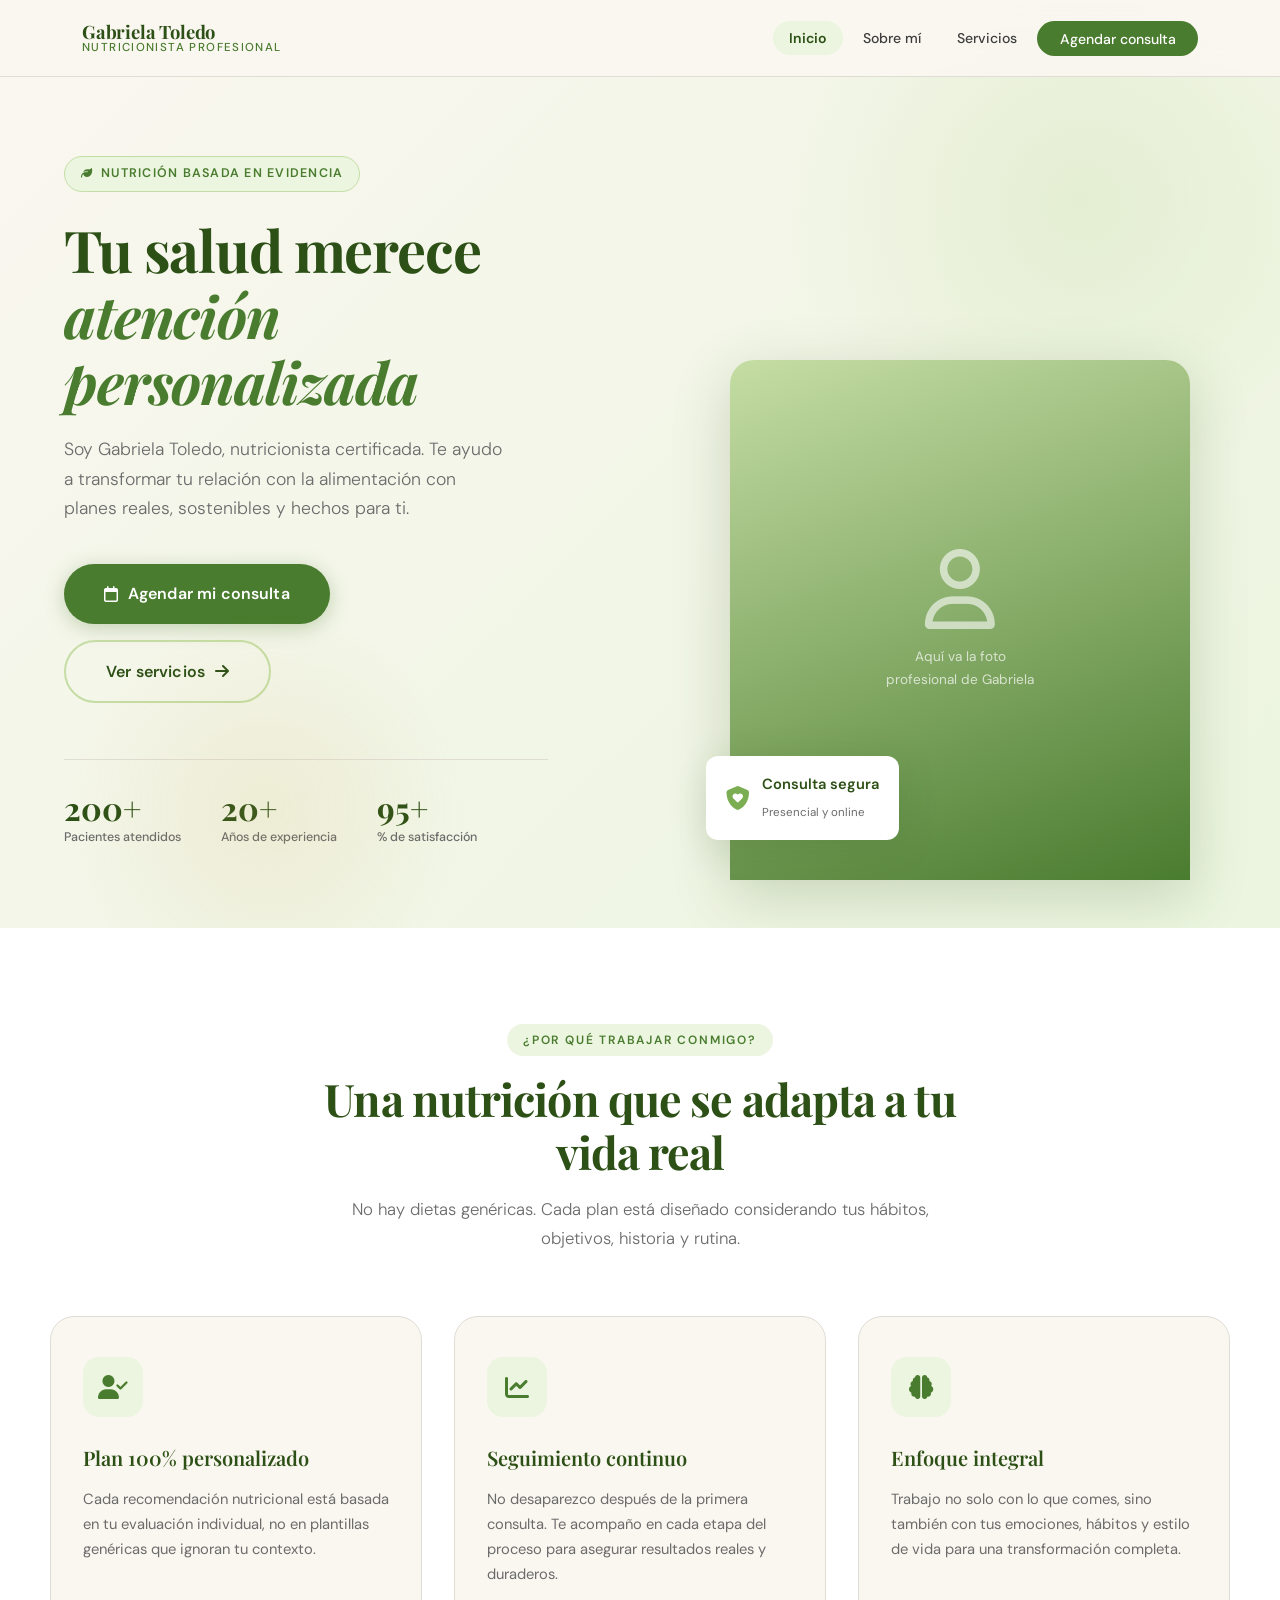
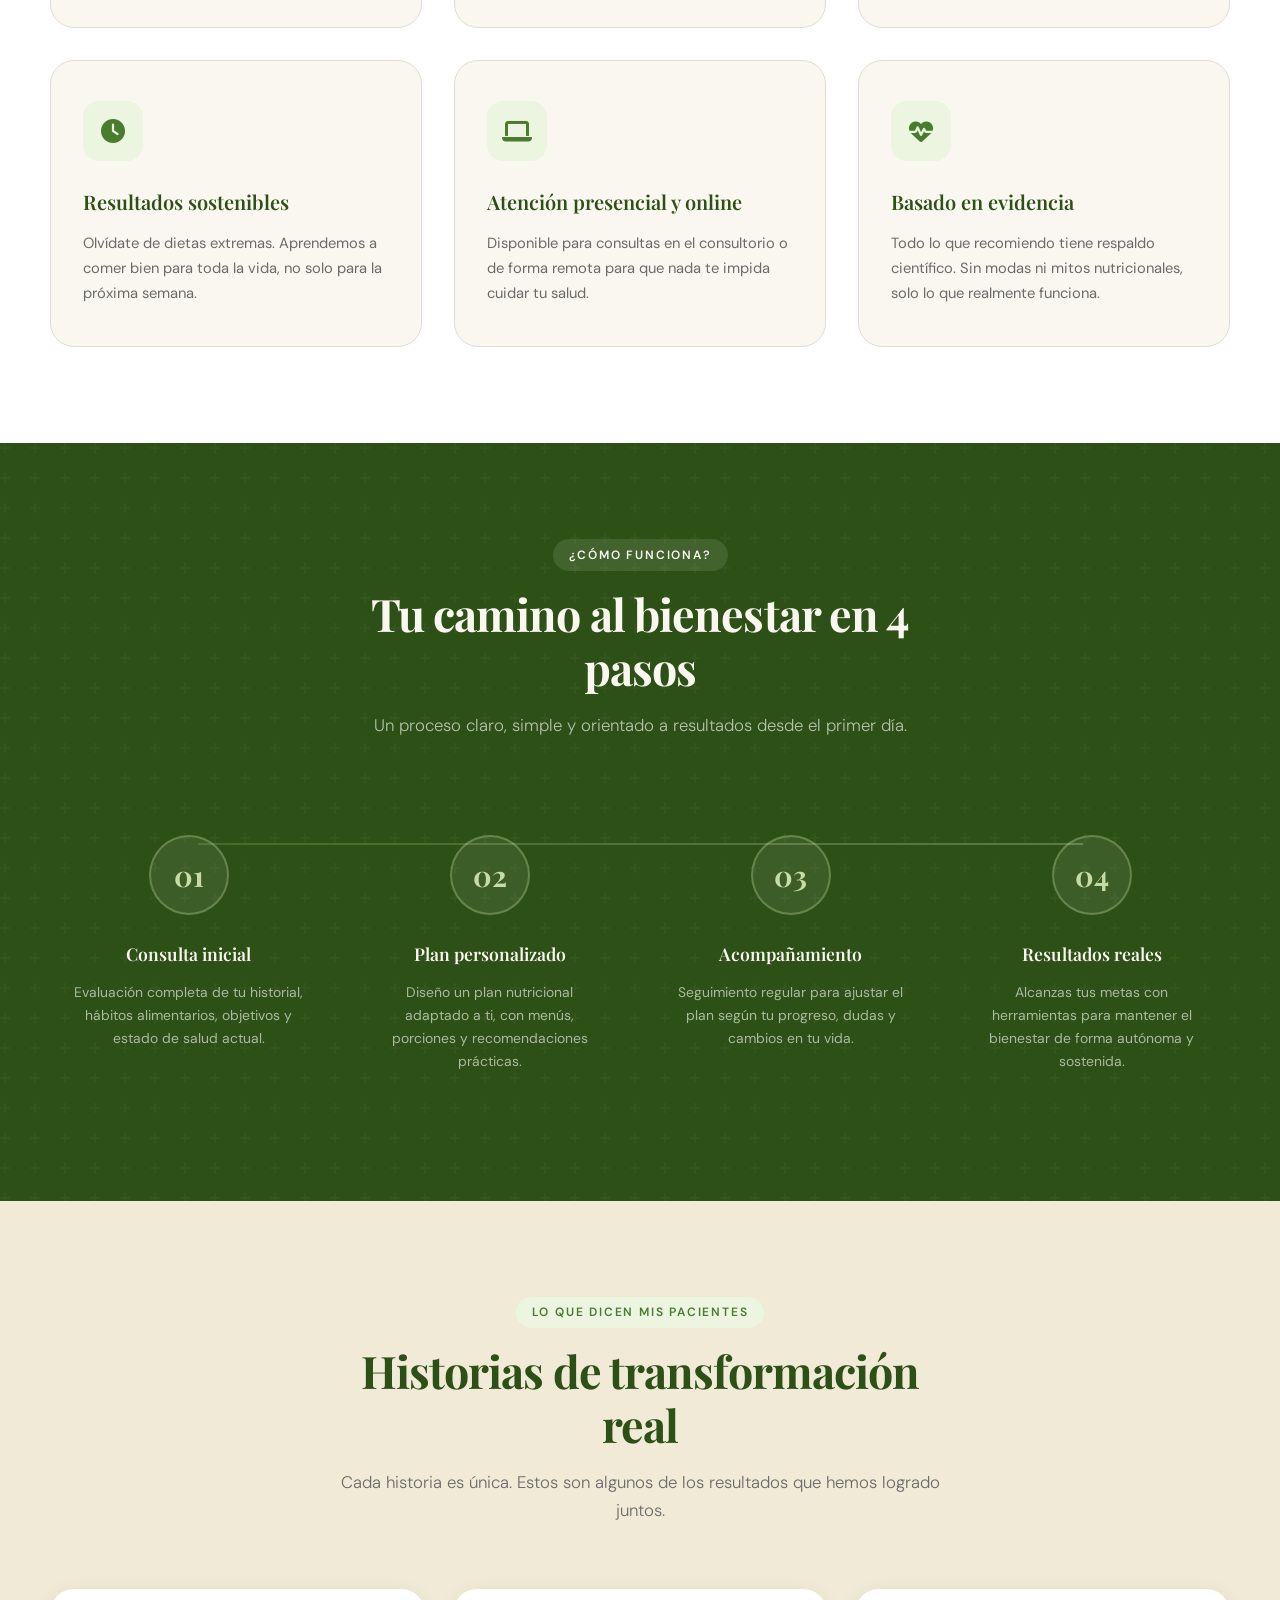
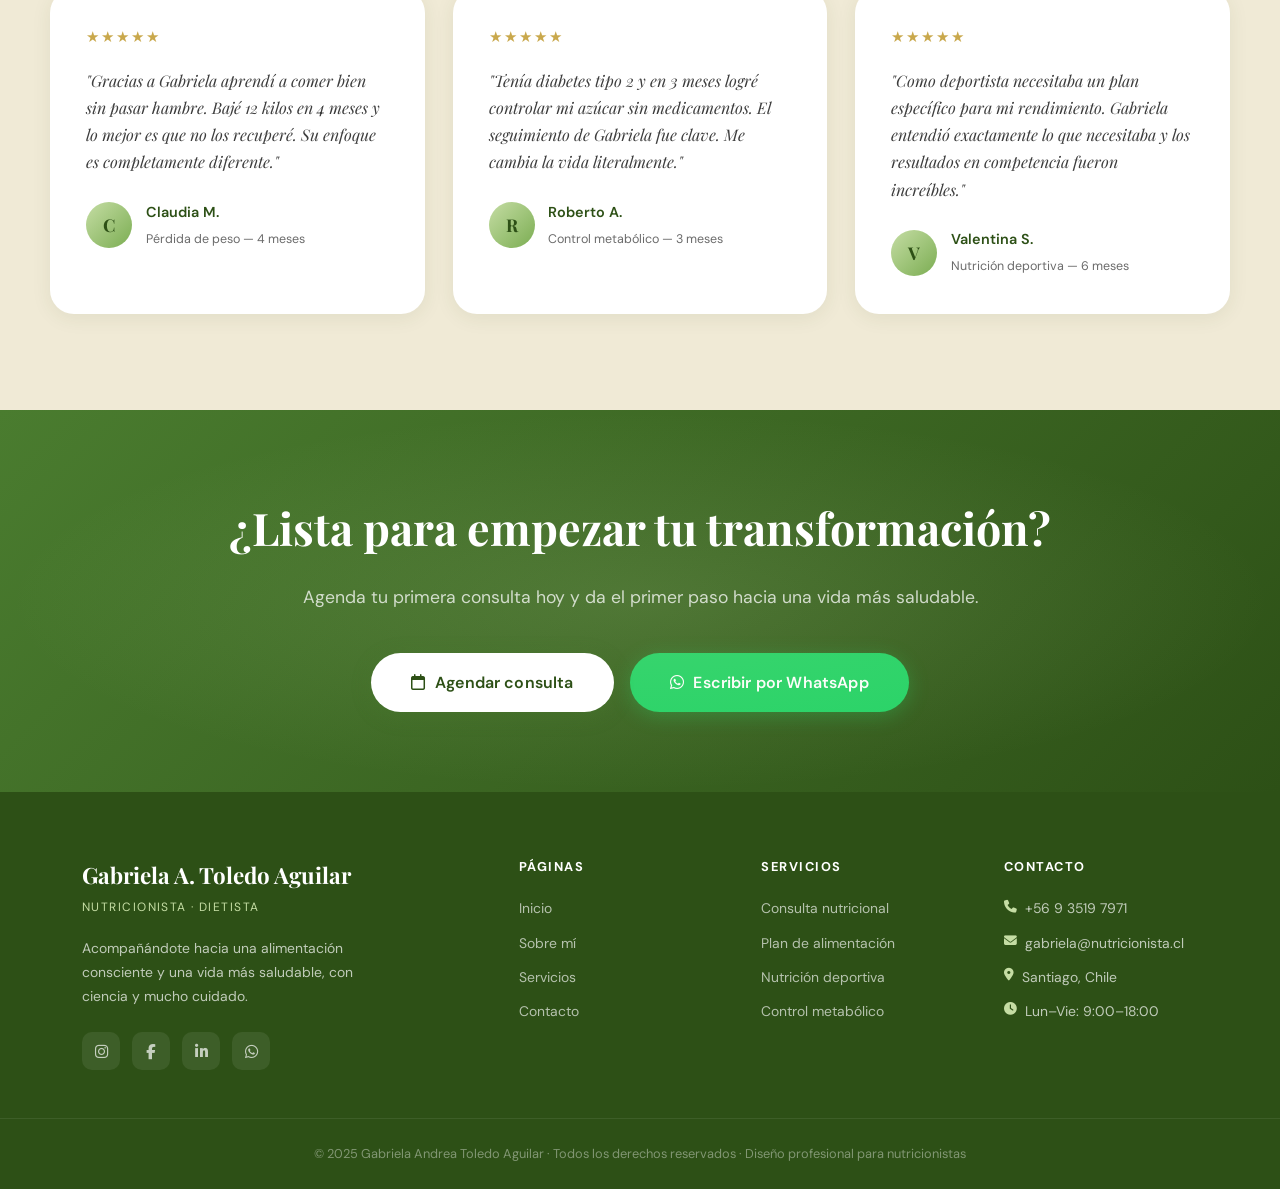
<file: index.html>
<!DOCTYPE html>
<html lang="es">
<head>
  <meta charset="UTF-8" />
  <meta name="viewport" content="width=device-width, initial-scale=1.0" />
  <meta name="description" content="Gabriela Toledo Aguilar, Nutricionista profesional. Planes nutricionales personalizados para mejorar tu salud y alcanzar tus metas de bienestar." />
  <title>Gabriela Toledo · Nutricionista Profesional</title>

  <!-- Fuentes -->
  <link rel="preconnect" href="https://fonts.googleapis.com" />
  <link rel="preconnect" href="https://fonts.gstatic.com" crossorigin />
  <link href="https://fonts.googleapis.com/css2?family=Playfair+Display:ital,wght@0,400;0,600;0,700;1,400&family=DM+Sans:wght@300;400;500;600&display=swap" rel="stylesheet" />

  <!-- Iconos -->
  <link rel="stylesheet" href="https://cdnjs.cloudflare.com/ajax/libs/font-awesome/6.5.0/css/all.min.css" />

  <!-- Estilos -->
  <link rel="stylesheet" href="css/estilos.css" />
</head>
<body>

  <!-- ===== NAVBAR ===== -->
  <nav class="navbar" role="navigation" aria-label="Navegación principal">
    <div class="nav-inner">
      <a href="index.html" class="nav-logo">
        <span class="nombre">Gabriela Toledo</span>
        <span class="titulo">Nutricionista Profesional</span>
      </a>

      <ul class="nav-links" role="list">
        <li><a href="index.html" class="activo">Inicio</a></li>
        <li><a href="sobre.html">Sobre mí</a></li>
        <li><a href="servicios.html">Servicios</a></li>
        <li><a href="contacto.html" class="nav-cta">Agendar consulta</a></li>
      </ul>

      <button class="nav-toggle" aria-label="Abrir menú" aria-expanded="false">
        <span></span>
        <span></span>
        <span></span>
      </button>
    </div>
  </nav>
  <!-- ===== OVERLAY MENÚ MÓVIL ===== -->
  <div class="nav-overlay" role="dialog" aria-modal="true" aria-label="Menú de navegación">
    <div class="overlay-panel">
      <div class="overlay-header">
        <div class="overlay-logo">
          <span class="nombre">Gabriela Toledo</span>
          <span class="titulo">Nutricionista Profesional</span>
        </div>
        <button class="nav-close" aria-label="Cerrar menú">
          <i class="fa-solid fa-xmark"></i>
        </button>
      </div>

      <nav class="overlay-links">
        <a href="index.html"><i class="fa-solid fa-house"></i> Inicio</a>
        <a href="sobre.html"><i class="fa-solid fa-user"></i> Sobre mí</a>
        <a href="servicios.html"><i class="fa-solid fa-leaf"></i> Servicios</a>
        <a href="contacto.html" class="overlay-cta"><i class="fa-regular fa-calendar"></i> Agendar consulta</a>
      </nav>

      <div class="overlay-footer">
        <div class="overlay-contacto">
          <a href="tel:+56935197971"><i class="fa-solid fa-phone"></i> +56 9 3519 7971</a>
          <a href="https://www.instagram.com/nutrigaby.cl?igsh=b2NwOWpkZ2J2ZXc2" target="_blank" rel="noopener"><i class="fa-brands fa-instagram"></i> @nutrigaby.cl</a>
          <a href="https://wa.me/56935197971" target="_blank" rel="noopener"><i class="fa-brands fa-whatsapp"></i> Escribir por WhatsApp</a>
        </div>
      </div>
    </div>
  </div>


  <!-- ===== HERO ===== -->
  <section class="hero" aria-label="Sección principal">

    <!-- Texto hero -->
    <div class="hero-texto">
      <div class="hero-etiqueta">
        <i class="fa-solid fa-leaf"></i>
        Nutrición basada en evidencia
      </div>

      <h1>
        Tu salud merece<br/>
        <em>atención personalizada</em>
      </h1>

      <p class="hero-subtitulo">
        Soy Gabriela Toledo, nutricionista certificada. Te ayudo a transformar tu relación con la alimentación con planes reales, sostenibles y hechos para ti.
      </p>

      <div class="hero-botones">
        <a href="contacto.html" class="btn btn-primario btn-grande">
          <i class="fa-regular fa-calendar"></i>
          Agendar mi consulta
        </a>
        <a href="servicios.html" class="btn btn-secundario btn-grande">
          Ver servicios
          <i class="fa-solid fa-arrow-right"></i>
        </a>
      </div>

      <!-- Indicadores de confianza -->
      <div class="hero-indicadores">
        <div class="indicador">
          <span class="indicador-num" data-count="200">0+</span>
          <p class="indicador-label">Pacientes atendidos</p>
        </div>
        <div class="indicador">
          <span class="indicador-num" data-count="20">0+</span>
          <p class="indicador-label">Años de experiencia</p>
        </div>
        <div class="indicador">
          <span class="indicador-num" data-count="95">0+</span>
          <p class="indicador-label">% de satisfacción</p>
        </div>
      </div>
    </div>

    <!-- Imagen hero -->
    <div class="hero-imagen">
      <div class="hero-imagen-marco">
        <!--
          Para agregar tu foto: elimina el bloque .hero-imagen-placeholder
          y reemplázalo por: <img src="img/gabriela-hero.jpg" alt="Gabriela Toledo, Nutricionista" />
        -->
        <div class="hero-imagen-placeholder" role="img" aria-label="Foto profesional de Gabriela Toledo">
          <i class="fa-regular fa-user"></i>
          <p>Aquí va la foto<br/>profesional de Gabriela</p>
        </div>

        <!-- Badge flotante -->
        <div class="hero-badge">
          <i class="fa-solid fa-shield-heart"></i>
          <div>
            <strong>Consulta segura</strong>
            <span>Presencial y online</span>
          </div>
        </div>
      </div>
    </div>

  </section>


  <!-- ===== BENEFICIOS ===== -->
  <section class="seccion beneficios" id="beneficios">
    <div class="contenedor">

      <div class="encabezado-seccion animar">
        <span class="subtag">¿Por qué trabajar conmigo?</span>
        <h2>Una nutrición que se adapta a tu vida real</h2>
        <p>No hay dietas genéricas. Cada plan está diseñado considerando tus hábitos, objetivos, historia y rutina.</p>
      </div>

      <div class="beneficios-grid">

        <div class="beneficio-card animar animar-delay-1">
          <div class="beneficio-icono">
            <i class="fa-solid fa-user-check"></i>
          </div>
          <h3>Plan 100% personalizado</h3>
          <p>Cada recomendación nutricional está basada en tu evaluación individual, no en plantillas genéricas que ignoran tu contexto.</p>
        </div>

        <div class="beneficio-card animar animar-delay-2">
          <div class="beneficio-icono">
            <i class="fa-solid fa-chart-line"></i>
          </div>
          <h3>Seguimiento continuo</h3>
          <p>No desaparezco después de la primera consulta. Te acompaño en cada etapa del proceso para asegurar resultados reales y duraderos.</p>
        </div>

        <div class="beneficio-card animar animar-delay-3">
          <div class="beneficio-icono">
            <i class="fa-solid fa-brain"></i>
          </div>
          <h3>Enfoque integral</h3>
          <p>Trabajo no solo con lo que comes, sino también con tus emociones, hábitos y estilo de vida para una transformación completa.</p>
        </div>

        <div class="beneficio-card animar animar-delay-1">
          <div class="beneficio-icono">
            <i class="fa-solid fa-clock"></i>
          </div>
          <h3>Resultados sostenibles</h3>
          <p>Olvídate de dietas extremas. Aprendemos a comer bien para toda la vida, no solo para la próxima semana.</p>
        </div>

        <div class="beneficio-card animar animar-delay-2">
          <div class="beneficio-icono">
            <i class="fa-solid fa-laptop"></i>
          </div>
          <h3>Atención presencial y online</h3>
          <p>Disponible para consultas en el consultorio o de forma remota para que nada te impida cuidar tu salud.</p>
        </div>

        <div class="beneficio-card animar animar-delay-3">
          <div class="beneficio-icono">
            <i class="fa-solid fa-heart-pulse"></i>
          </div>
          <h3>Basado en evidencia</h3>
          <p>Todo lo que recomiendo tiene respaldo científico. Sin modas ni mitos nutricionales, solo lo que realmente funciona.</p>
        </div>

      </div>
    </div>
  </section>


  <!-- ===== PROCESO ===== -->
  <section class="seccion proceso">
    <div class="contenedor">

      <div class="encabezado-seccion animar">
        <span class="subtag">¿Cómo funciona?</span>
        <h2>Tu camino al bienestar en 4 pasos</h2>
        <p>Un proceso claro, simple y orientado a resultados desde el primer día.</p>
      </div>

      <div class="pasos-grid">

        <div class="paso animar animar-delay-1">
          <div class="paso-numero">01</div>
          <h3>Consulta inicial</h3>
          <p>Evaluación completa de tu historial, hábitos alimentarios, objetivos y estado de salud actual.</p>
        </div>

        <div class="paso animar animar-delay-2">
          <div class="paso-numero">02</div>
          <h3>Plan personalizado</h3>
          <p>Diseño un plan nutricional adaptado a ti, con menús, porciones y recomendaciones prácticas.</p>
        </div>

        <div class="paso animar animar-delay-3">
          <div class="paso-numero">03</div>
          <h3>Acompañamiento</h3>
          <p>Seguimiento regular para ajustar el plan según tu progreso, dudas y cambios en tu vida.</p>
        </div>

        <div class="paso animar animar-delay-4">
          <div class="paso-numero">04</div>
          <h3>Resultados reales</h3>
          <p>Alcanzas tus metas con herramientas para mantener el bienestar de forma autónoma y sostenida.</p>
        </div>

      </div>
    </div>
  </section>


  <!-- ===== TESTIMONIOS ===== -->
  <section class="seccion testimonios">
    <div class="contenedor">

      <div class="encabezado-seccion animar">
        <span class="subtag">Lo que dicen mis pacientes</span>
        <h2>Historias de transformación real</h2>
        <p>Cada historia es única. Estos son algunos de los resultados que hemos logrado juntos.</p>
      </div>

      <div class="testimonios-grid">

        <div class="testimonio-card animar animar-delay-1">
          <div class="stars">★★★★★</div>
          <blockquote>
            "Gracias a Gabriela aprendí a comer bien sin pasar hambre. Bajé 12 kilos en 4 meses y lo mejor es que no los recuperé. Su enfoque es completamente diferente."
          </blockquote>
          <div class="testimonio-autor">
            <div class="autor-avatar">C</div>
            <div class="autor-info">
              <strong>Claudia M.</strong>
              <span>Pérdida de peso — 4 meses</span>
            </div>
          </div>
        </div>

        <div class="testimonio-card animar animar-delay-2">
          <div class="stars">★★★★★</div>
          <blockquote>
            "Tenía diabetes tipo 2 y en 3 meses logré controlar mi azúcar sin medicamentos. El seguimiento de Gabriela fue clave. Me cambia la vida literalmente."
          </blockquote>
          <div class="testimonio-autor">
            <div class="autor-avatar">R</div>
            <div class="autor-info">
              <strong>Roberto A.</strong>
              <span>Control metabólico — 3 meses</span>
            </div>
          </div>
        </div>

        <div class="testimonio-card animar animar-delay-3">
          <div class="stars">★★★★★</div>
          <blockquote>
            "Como deportista necesitaba un plan específico para mi rendimiento. Gabriela entendió exactamente lo que necesitaba y los resultados en competencia fueron increíbles."
          </blockquote>
          <div class="testimonio-autor">
            <div class="autor-avatar">V</div>
            <div class="autor-info">
              <strong>Valentina S.</strong>
              <span>Nutrición deportiva — 6 meses</span>
            </div>
          </div>
        </div>

      </div>
    </div>
  </section>


  <!-- ===== CTA BANNER ===== -->
  <section class="cta-banner">
    <div class="contenedor">
      <h2>¿Lista para empezar tu transformación?</h2>
      <p>Agenda tu primera consulta hoy y da el primer paso hacia una vida más saludable.</p>
      <div style="display:flex; gap:1rem; justify-content:center; flex-wrap:wrap;">
        <a href="contacto.html" class="btn btn-primario btn-grande">
          <i class="fa-regular fa-calendar"></i>
          Agendar consulta
        </a>
        <a href="https://wa.me/56935197971?text=Hola%20Gabriela%2C%20quiero%20agendar%20una%20consulta%20nutricional" target="_blank" rel="noopener" class="btn btn-whatsapp btn-grande">
          <i class="fa-brands fa-whatsapp"></i>
          Escribir por WhatsApp
        </a>
      </div>
    </div>
  </section>


  <!-- ===== FOOTER ===== -->
  <footer class="footer">
    <div class="footer-top">
      <div class="footer-brand">
        <span class="nombre-footer">Gabriela A. Toledo Aguilar</span>
        <span class="titulo-footer">Nutricionista · Dietista</span>
        <p>Acompañándote hacia una alimentación consciente y una vida más saludable, con ciencia y mucho cuidado.</p>
        <div class="footer-social">
          <a href="https://www.instagram.com/nutrigaby.cl?igsh=b2NwOWpkZ2J2ZXc2" aria-label="Instagram" target="_blank" rel="noopener"><i class="fa-brands fa-instagram"></i></a>
          <a href="#" aria-label="Facebook"><i class="fa-brands fa-facebook-f"></i></a>
          <a href="https://www.linkedin.com/in/gabriela-andrea-toledo-aguilar-91962491/" aria-label="LinkedIn" target="_blank" rel="noopener"><i class="fa-brands fa-linkedin-in"></i></a>
          <a href="https://wa.me/56935197971?text=Hola%20Gabriela%2C%20quiero%20agendar%20una%20consulta%20nutricional" aria-label="WhatsApp" target="_blank" rel="noopener"><i class="fa-brands fa-whatsapp"></i></a>
        </div>
      </div>

      <div class="footer-col">
        <h4>Páginas</h4>
        <ul>
          <li><a href="index.html">Inicio</a></li>
          <li><a href="sobre.html">Sobre mí</a></li>
          <li><a href="servicios.html">Servicios</a></li>
          <li><a href="contacto.html">Contacto</a></li>
        </ul>
      </div>

      <div class="footer-col">
        <h4>Servicios</h4>
        <ul>
          <li><a href="servicios.html">Consulta nutricional</a></li>
          <li><a href="servicios.html">Plan de alimentación</a></li>
          <li><a href="servicios.html">Nutrición deportiva</a></li>
          <li><a href="servicios.html">Control metabólico</a></li>
        </ul>
      </div>

      <div class="footer-col">
        <h4>Contacto</h4>
        <ul>
          <li>
            <i class="fa-solid fa-phone"></i>
            +56 9 3519 7971
          </li>
          <li>
            <i class="fa-solid fa-envelope"></i>
            gabriela@nutricionista.cl
          </li>
          <li>
            <i class="fa-solid fa-location-dot"></i>
            Santiago, Chile
          </li>
          <li>
            <i class="fa-solid fa-clock"></i>
            Lun–Vie: 9:00–18:00
          </li>
        </ul>
      </div>
    </div>

    <div class="footer-bottom">
      <p>© 2025 Gabriela Andrea Toledo Aguilar · Todos los derechos reservados · Diseño profesional para nutricionistas</p>
    </div>
  </footer>


  <!-- Script -->
  <script src="js/script.js"></script>
</body>
</html>
</file>
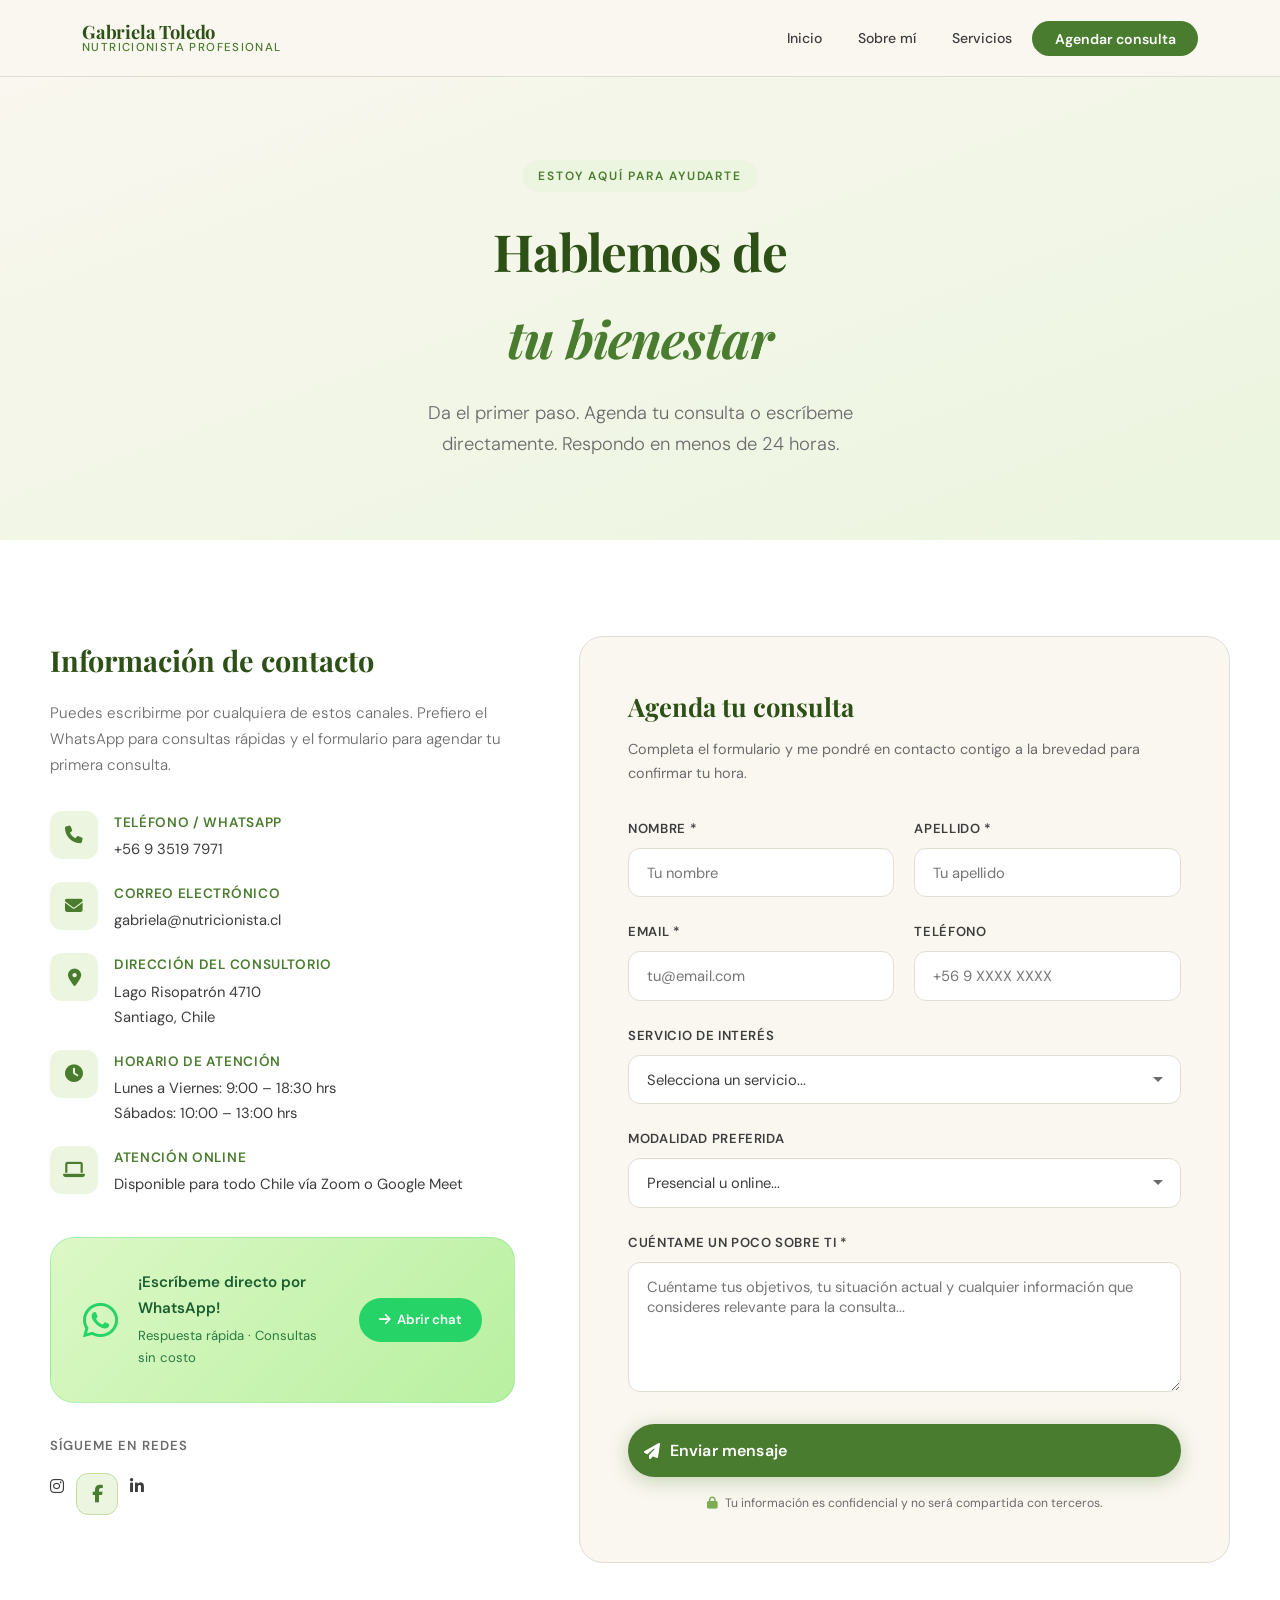
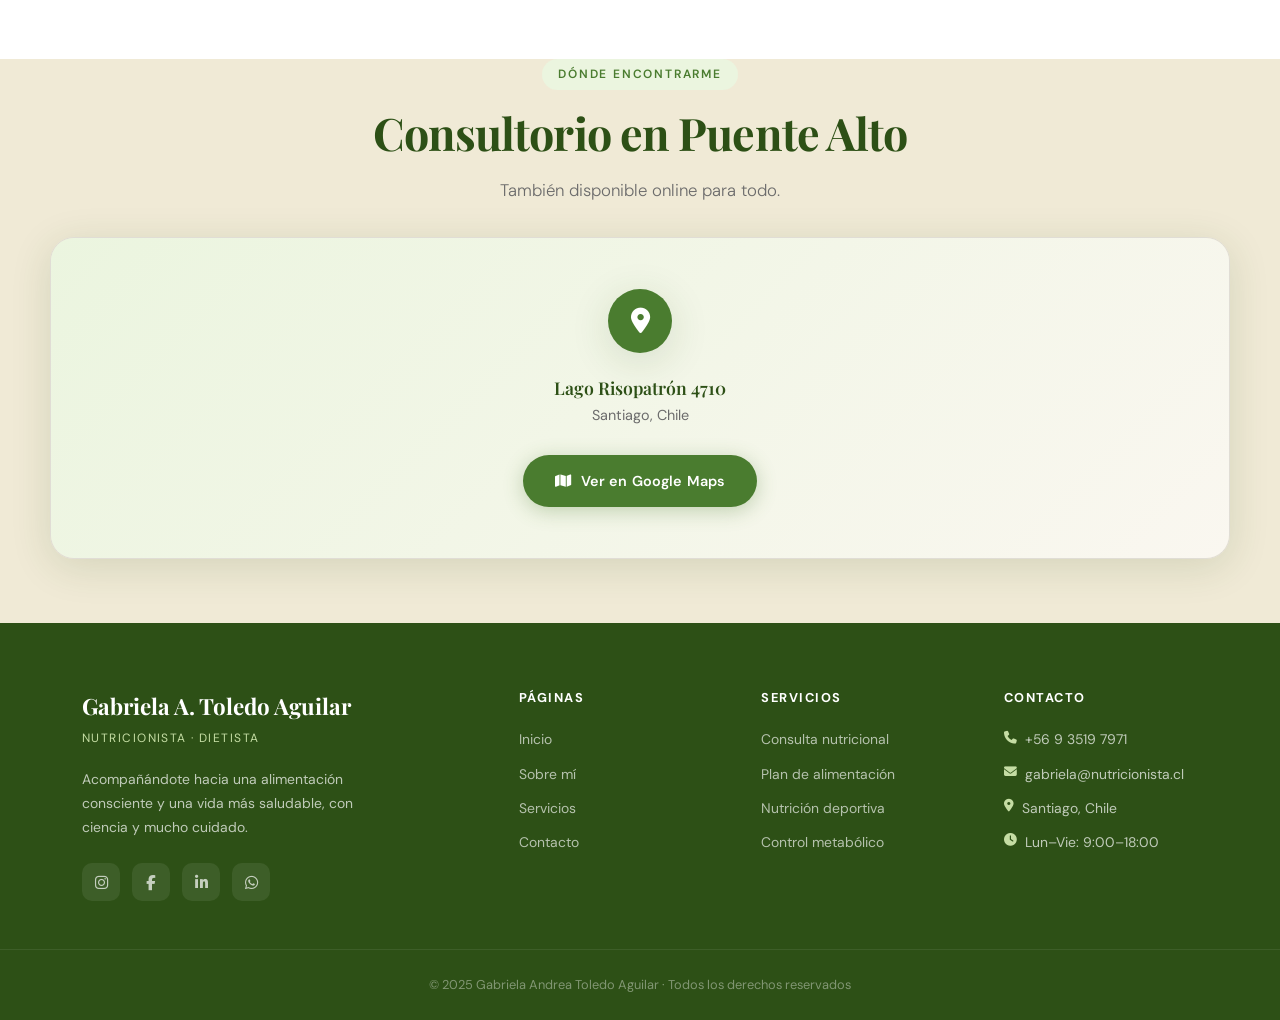
<file: contacto.html>
<!DOCTYPE html>
<html lang="es">
<head>
  <meta charset="UTF-8" />
  <meta name="viewport" content="width=device-width, initial-scale=1.0" />
  <meta name="description" content="Contacta a Gabriela Toledo, nutricionista. Agenda tu consulta presencial u online, escríbenos por WhatsApp o envíanos un mensaje." />
  <title>Contacto · Gabriela Toledo · Nutricionista</title>

  <link rel="preconnect" href="https://fonts.googleapis.com" />
  <link rel="preconnect" href="https://fonts.gstatic.com" crossorigin />
  <link href="https://fonts.googleapis.com/css2?family=Playfair+Display:ital,wght@0,400;0,600;0,700;1,400&family=DM+Sans:wght@300;400;500;600&display=swap" rel="stylesheet" />
  <link rel="stylesheet" href="https://cdnjs.cloudflare.com/ajax/libs/font-awesome/6.5.0/css/all.min.css" />
  <link rel="stylesheet" href="css/estilos.css" />
</head>
<body>

  <!-- ===== NAVBAR ===== -->
  <nav class="navbar" role="navigation" aria-label="Navegación principal">
    <div class="nav-inner">
      <a href="index.html" class="nav-logo">
        <span class="nombre">Gabriela Toledo</span>
        <span class="titulo">Nutricionista Profesional</span>
      </a>
      <ul class="nav-links" role="list">
        <li><a href="index.html">Inicio</a></li>
        <li><a href="sobre.html">Sobre mí</a></li>
        <li><a href="servicios.html">Servicios</a></li>
        <li><a href="contacto.html" class="nav-cta activo">Agendar consulta</a></li>
      </ul>
      <button class="nav-toggle" aria-label="Abrir menú">
        <span></span><span></span><span></span>
      </button>
    </div>
  </nav>
  <!-- ===== OVERLAY MENÚ MÓVIL ===== -->
  <div class="nav-overlay" role="dialog" aria-modal="true" aria-label="Menú de navegación">
    <div class="overlay-panel">
      <div class="overlay-header">
        <div class="overlay-logo">
          <span class="nombre">Gabriela Toledo</span>
          <span class="titulo">Nutricionista Profesional</span>
        </div>
        <button class="nav-close" aria-label="Cerrar menú">
          <i class="fa-solid fa-xmark"></i>
        </button>
      </div>

      <nav class="overlay-links">
        <a href="index.html"><i class="fa-solid fa-house"></i> Inicio</a>
        <a href="sobre.html"><i class="fa-solid fa-user"></i> Sobre mí</a>
        <a href="servicios.html"><i class="fa-solid fa-leaf"></i> Servicios</a>
        <a href="contacto.html" class="overlay-cta"><i class="fa-regular fa-calendar"></i> Agendar consulta</a>
      </nav>

      <div class="overlay-footer">
        <div class="overlay-contacto">
          <a href="tel:+56935197971"><i class="fa-solid fa-phone"></i> +56 9 3519 7971</a>
          <a href="https://www.instagram.com/nutrigaby.cl?igsh=b2NwOWpkZ2J2ZXc2" target="_blank" rel="noopener"><i class="fa-brands fa-instagram"></i> @nutrigaby.cl</a>
          <a href="https://wa.me/56935197971" target="_blank" rel="noopener"><i class="fa-brands fa-whatsapp"></i> Escribir por WhatsApp</a>
        </div>
      </div>
    </div>
  </div>


  <!-- ===== HERO CONTACTO ===== -->
  <section class="contacto-hero">
    <div class="contenedor">
      <span class="subtag animar">Estoy aquí para ayudarte</span>
      <h1 class="animar animar-delay-1">Hablemos de<br/><em style="font-style:italic; color:var(--verde-medio);">tu bienestar</em></h1>
      <p class="animar animar-delay-2">Da el primer paso. Agenda tu consulta o escríbeme directamente. Respondo en menos de 24 horas.</p>
    </div>
  </section>


  <!-- ===== SECCIÓN CONTACTO PRINCIPAL ===== -->
  <section class="seccion contacto-seccion">
    <div class="contenedor">
      <div class="contacto-grid">

        <!-- Columna izquierda: info de contacto -->
        <div class="contacto-info animar">
          <h2>Información de contacto</h2>
          <p>Puedes escribirme por cualquiera de estos canales. Prefiero el WhatsApp para consultas rápidas y el formulario para agendar tu primera consulta.</p>

          <div class="info-items">

            <div class="info-item">
              <div class="info-icono">
                <i class="fa-solid fa-phone"></i>
              </div>
              <div class="info-texto">
                <strong>Teléfono / WhatsApp</strong>
                <p>+56 9 3519 7971</p>
              </div>
            </div>

            <div class="info-item">
              <div class="info-icono">
                <i class="fa-solid fa-envelope"></i>
              </div>
              <div class="info-texto">
                <strong>Correo electrónico</strong>
                <p>gabriela@nutricionista.cl</p>
              </div>
            </div>

            <div class="info-item">
              <div class="info-icono">
                <i class="fa-solid fa-location-dot"></i>
              </div>
              <div class="info-texto">
                <strong>Dirección del consultorio</strong>
                <p>Lago Risopatrón 4710<br/>Santiago, Chile</p>
              </div>
            </div>

            <div class="info-item">
              <div class="info-icono">
                <i class="fa-solid fa-clock"></i>
              </div>
              <div class="info-texto">
                <strong>Horario de atención</strong>
                <p>Lunes a Viernes: 9:00 – 18:30 hrs<br/>Sábados: 10:00 – 13:00 hrs</p>
              </div>
            </div>

            <div class="info-item">
              <div class="info-icono">
                <i class="fa-solid fa-laptop"></i>
              </div>
              <div class="info-texto">
                <strong>Atención online</strong>
                <p>Disponible para todo Chile vía Zoom o Google Meet</p>
              </div>
            </div>

          </div>

          <!-- WhatsApp destacado -->
          <a href="https://wa.me/56935197971?text=Hola%20Gabriela%2C%20quiero%20agendar%20una%20consulta%20nutricional" target="_blank" rel="noopener" class="whatsapp-cta">
            <i class="fa-brands fa-whatsapp"></i>
            <div class="whatsapp-cta-texto">
              <strong>¡Escríbeme directo por WhatsApp!</strong>
              <p>Respuesta rápida · Consultas sin costo</p>
            </div>
            <span class="whatsapp-cta-btn">
              <i class="fa-solid fa-arrow-right"></i>
              Abrir chat
            </span>
          </a>

          <!-- Redes sociales -->
          <div style="margin-top: 2rem;">
            <p style="font-size:0.82rem; font-weight:600; letter-spacing:0.08em; text-transform:uppercase; color:var(--gris-suave); margin-bottom:1rem;">Sígueme en redes</p>
            <div style="display:flex; gap:0.75rem;">
              <a href="https://www.instagram.com/nutrigaby.cl?igsh=b2NwOWpkZ2J2ZXc2" target="_blank" rel="noopener" aria-label="Instagram"
                 onmouseover="this.style.background='var(--verde-medio)';this.style.color='white';" onmouseout="this.style.background='var(--verde-mint)';this.style.color='var(--verde-medio)';">
                <i class="fa-brands fa-instagram"></i>
              </a>
              <a href="#" aria-label="Facebook" style="width:42px;height:42px;border-radius:12px;background:var(--verde-mint);border:1px solid var(--verde-palido);display:flex;align-items:center;justify-content:center;color:var(--verde-medio);font-size:1.1rem;transition:var(--transicion);"
                 onmouseover="this.style.background='var(--verde-medio)';this.style.color='white';"
                 onmouseout="this.style.background='var(--verde-mint)';this.style.color='var(--verde-medio)';">
                <i class="fa-brands fa-facebook-f"></i>
              </a>
              <a href="https://www.linkedin.com/in/gabriela-andrea-toledo-aguilar-91962491/" target="_blank" rel="noopener" aria-label="LinkedIn"
                 onmouseover="this.style.background='var(--verde-medio)';this.style.color='white';" onmouseout="this.style.background='var(--verde-mint)';this.style.color='var(--verde-medio)';">
                <i class="fa-brands fa-linkedin-in"></i>
              </a>
            </div>
          </div>
        </div>

        <!-- Columna derecha: formulario -->
        <div class="formulario-card animar animar-delay-2">
          <h2>Agenda tu consulta</h2>
          <p>Completa el formulario y me pondré en contacto contigo a la brevedad para confirmar tu hora.</p>

          <form id="formulario-contacto" novalidate>

            <!-- Nombre y Apellido -->
            <div class="campo-fila">
              <div class="campo-grupo">
                <label for="nombre">Nombre *</label>
                <input type="text" id="nombre" name="nombre" placeholder="Tu nombre" required autocomplete="given-name" />
              </div>
              <div class="campo-grupo">
                <label for="apellido">Apellido *</label>
                <input type="text" id="apellido" name="apellido" placeholder="Tu apellido" required autocomplete="family-name" />
              </div>
            </div>

            <!-- Email y Teléfono -->
            <div class="campo-fila">
              <div class="campo-grupo">
                <label for="email">Email *</label>
                <input type="email" id="email" name="email" placeholder="tu@email.com" required autocomplete="email" />
              </div>
              <div class="campo-grupo">
                <label for="telefono">Teléfono</label>
                <input type="tel" id="telefono" name="telefono" placeholder="+56 9 XXXX XXXX" autocomplete="tel" />
              </div>
            </div>

            <!-- Servicio de interés -->
            <div class="campo-grupo">
              <label for="servicio">Servicio de interés</label>
              <select id="servicio" name="servicio">
                <option value="" disabled selected>Selecciona un servicio...</option>
                <option value="consulta-inicial">Consulta nutricional inicial</option>
                <option value="plan-alimentacion">Plan de alimentación personalizado</option>
                <option value="seguimiento">Seguimiento y control nutricional</option>
                <option value="deportiva">Nutrición deportiva</option>
                <option value="metabolica">Control de enfermedades metabólicas</option>
                <option value="online">Consulta online</option>
                <option value="otro">Otro / No estoy seguro/a</option>
              </select>
            </div>

            <!-- Modalidad -->
            <div class="campo-grupo">
              <label for="modalidad">Modalidad preferida</label>
              <select id="modalidad" name="modalidad">
                <option value="" disabled selected>Presencial u online...</option>
                <option value="presencial">Presencial en consultorio</option>
                <option value="online">Online (videollamada)</option>
                <option value="indistinto">Me es indistinto</option>
              </select>
            </div>

            <!-- Mensaje -->
            <div class="campo-grupo">
              <label for="mensaje">Cuéntame un poco sobre ti *</label>
              <textarea id="mensaje" name="mensaje" placeholder="Cuéntame tus objetivos, tu situación actual y cualquier información que consideres relevante para la consulta..." required></textarea>
            </div>

            <!-- Botón enviar -->
            <button type="submit" class="btn btn-primario btn-grande btn-submit">
              <i class="fa-solid fa-paper-plane"></i>
              Enviar mensaje
            </button>

            <!-- Mensaje de éxito -->
            <div id="mensaje-exito" class="mensaje-exito" role="alert" aria-live="polite">
              <i class="fa-solid fa-circle-check"></i>
              <strong>¡Mensaje enviado con éxito!</strong>
              <p style="font-size:0.9rem; margin-top:0.25rem;">Te responderé a la brevedad. ¡Gracias por escribirme!</p>
            </div>

            <p style="font-size:0.76rem; color:var(--gris-suave); margin-top:1rem; text-align:center;">
              <i class="fa-solid fa-lock" style="color:var(--verde-claro); margin-right:4px;"></i>
              Tu información es confidencial y no será compartida con terceros.
            </p>

          </form>
        </div>

      </div>
    </div>
  </section>


  <!-- ===== MAPA / UBICACIÓN ===== -->
  <section class="seccion" style="background:var(--crema-oscura); padding-top: 0; padding-bottom: 4rem;">
    <div class="contenedor">
      <div class="encabezado-seccion animar" style="margin-bottom:2rem;">
        <span class="subtag">Dónde encontrarme</span>
        <h2>Consultorio en Puente Alto</h2>
        <p>También disponible online para todo.</p>
      </div>

      <!-- Mapa estilizado (placeholder - reemplazar por Google Maps embed real) -->
      <div class="animar" style="border-radius:var(--radio-grande); overflow:hidden; box-shadow:var(--sombra-media); border:1px solid var(--gris-linea);">
        <div style="background:linear-gradient(135deg, var(--verde-mint), var(--crema)); height:320px; display:flex; align-items:center; justify-content:center; flex-direction:column; gap:1.25rem;">
          <div style="width:64px;height:64px;background:var(--verde-medio);border-radius:50%;display:flex;align-items:center;justify-content:center;color:white;font-size:1.6rem;box-shadow:var(--sombra-media);">
            <i class="fa-solid fa-location-dot"></i>
          </div>
          <div style="text-align:center;">
            <p style="font-family:var(--fuente-titulo);font-size:1.1rem;font-weight:600;color:var(--verde-oscuro);">Lago Risopatrón 4710</p>
            <p style="font-size:0.9rem;color:var(--gris-suave);">Santiago, Chile</p>
          </div>
          <a href="https://maps.app.goo.gl/UFCev2HjoRh1nxDH9" target="_blank" rel="noopener" class="btn btn-primario" style="margin-top:0.5rem;">
            <i class="fa-solid fa-map"></i>
            Ver en Google Maps
          </a>
        </div>
      </div>

      <!-- Nota: Para insertar Google Maps real, reemplaza el div anterior por:
      <iframe
        src="https://www.google.com/maps/embed?pb=TU_URL_DE_EMBED"
        width="100%" height="320" style="border:0; border-radius:var(--radio-grande);"
        allowfullscreen="" loading="lazy" referrerpolicy="no-referrer-when-downgrade">
      </iframe>
      -->
    </div>
  </section>


  <!-- ===== FOOTER ===== -->
  <footer class="footer">
    <div class="footer-top">
      <div class="footer-brand">
        <span class="nombre-footer">Gabriela A. Toledo Aguilar</span>
        <span class="titulo-footer">Nutricionista · Dietista</span>
        <p>Acompañándote hacia una alimentación consciente y una vida más saludable, con ciencia y mucho cuidado.</p>
        <div class="footer-social">
          <a href="https://www.instagram.com/nutrigaby.cl?igsh=b2NwOWpkZ2J2ZXc2" aria-label="Instagram" target="_blank" rel="noopener"><i class="fa-brands fa-instagram"></i></a>
          <a href="#" aria-label="Facebook"><i class="fa-brands fa-facebook-f"></i></a>
          <a href="https://www.linkedin.com/in/gabriela-andrea-toledo-aguilar-91962491/" aria-label="LinkedIn" target="_blank" rel="noopener"><i class="fa-brands fa-linkedin-in"></i></a>
          <a href="https://wa.me/56935197971?text=Hola%20Gabriela%2C%20quiero%20agendar%20una%20consulta%20nutricional" aria-label="WhatsApp" target="_blank" rel="noopener"><i class="fa-brands fa-whatsapp"></i></a>
        </div>
      </div>
      <div class="footer-col">
        <h4>Páginas</h4>
        <ul>
          <li><a href="index.html">Inicio</a></li>
          <li><a href="sobre.html">Sobre mí</a></li>
          <li><a href="servicios.html">Servicios</a></li>
          <li><a href="contacto.html">Contacto</a></li>
        </ul>
      </div>
      <div class="footer-col">
        <h4>Servicios</h4>
        <ul>
          <li><a href="servicios.html">Consulta nutricional</a></li>
          <li><a href="servicios.html">Plan de alimentación</a></li>
          <li><a href="servicios.html">Nutrición deportiva</a></li>
          <li><a href="servicios.html">Control metabólico</a></li>
        </ul>
      </div>
      <div class="footer-col">
        <h4>Contacto</h4>
        <ul>
          <li><i class="fa-solid fa-phone"></i>+56 9 3519 7971</li>
          <li><i class="fa-solid fa-envelope"></i>gabriela@nutricionista.cl</li>
          <li><i class="fa-solid fa-location-dot"></i>Santiago, Chile</li>
          <li><i class="fa-solid fa-clock"></i>Lun–Vie: 9:00–18:00</li>
        </ul>
      </div>
    </div>
    <div class="footer-bottom">
      <p>© 2025 Gabriela Andrea Toledo Aguilar · Todos los derechos reservados</p>
    </div>
  </footer>

  <script src="js/script.js"></script>
</body>
</html>
</file>
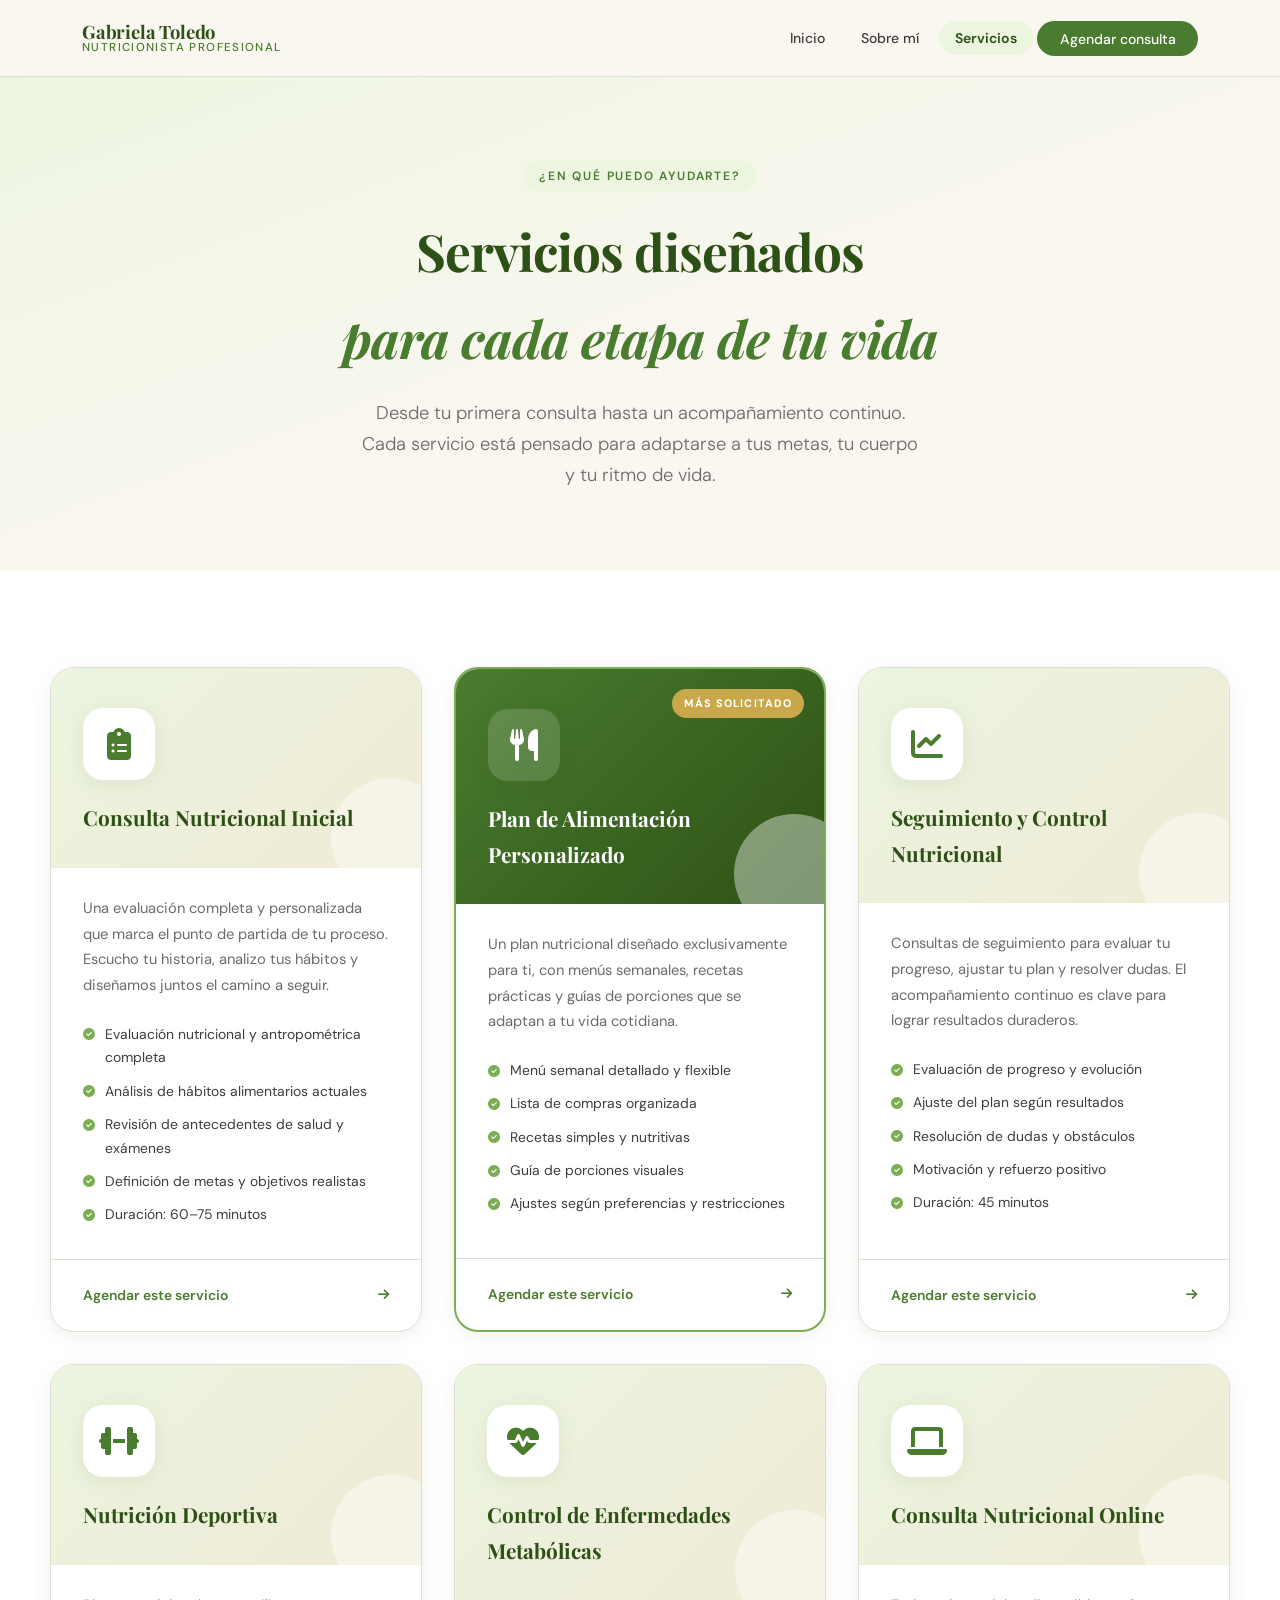
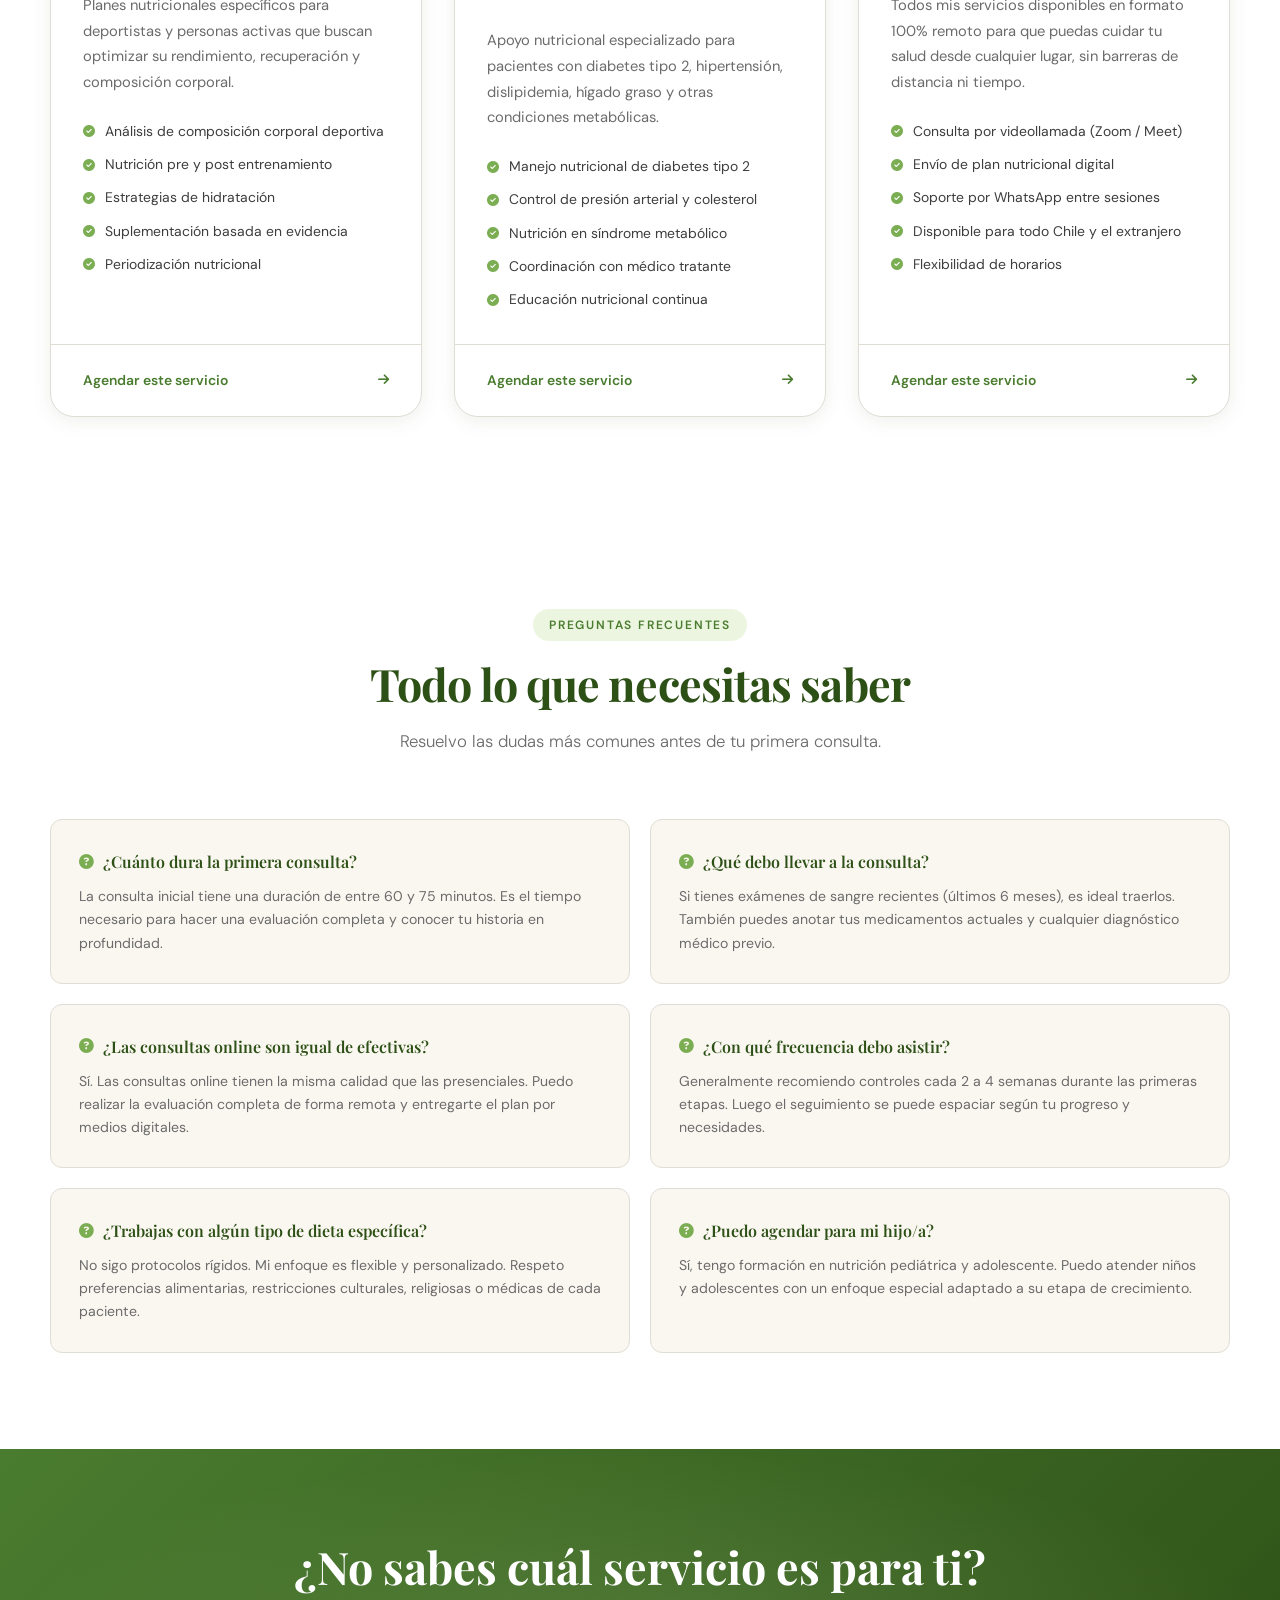
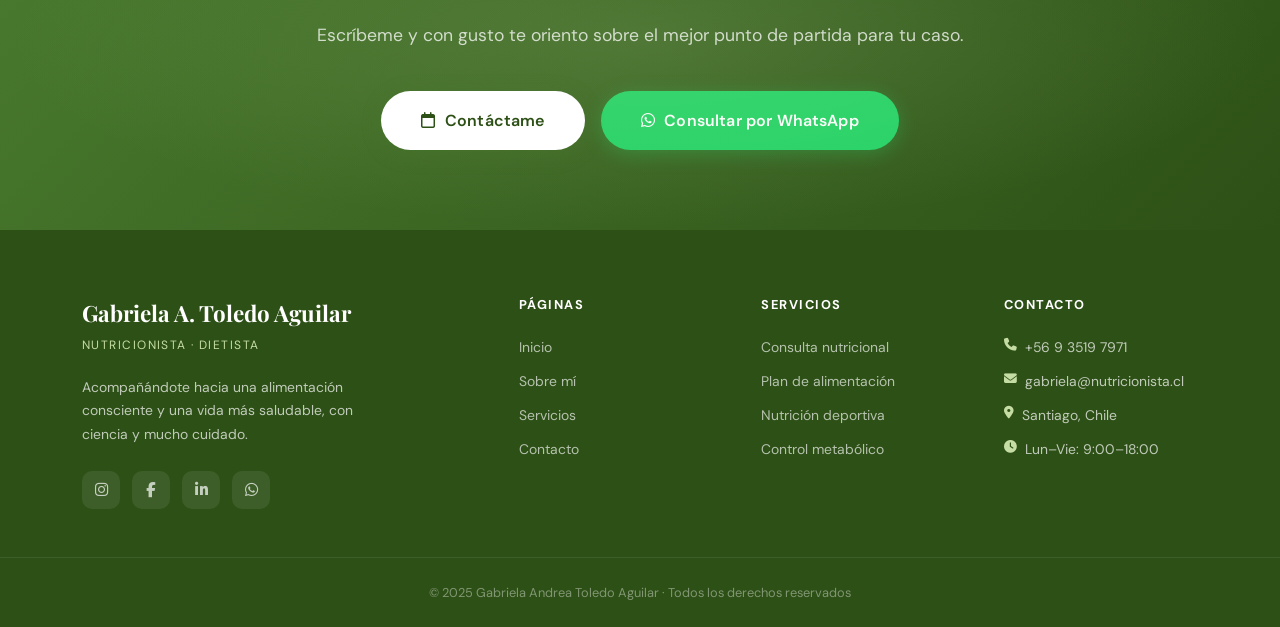
<file: servicios.html>
<!DOCTYPE html>
<html lang="es">
<head>
  <meta charset="UTF-8" />
  <meta name="viewport" content="width=device-width, initial-scale=1.0" />
  <meta name="description" content="Servicios de nutrición profesional: consulta nutricional, planes de alimentación personalizados, nutrición deportiva y control metabólico." />
  <title>Servicios · Gabriela Toledo · Nutricionista</title>

  <link rel="preconnect" href="https://fonts.googleapis.com" />
  <link rel="preconnect" href="https://fonts.gstatic.com" crossorigin />
  <link href="https://fonts.googleapis.com/css2?family=Playfair+Display:ital,wght@0,400;0,600;0,700;1,400&family=DM+Sans:wght@300;400;500;600&display=swap" rel="stylesheet" />
  <link rel="stylesheet" href="https://cdnjs.cloudflare.com/ajax/libs/font-awesome/6.5.0/css/all.min.css" />
  <link rel="stylesheet" href="css/estilos.css" />
</head>
<body>

  <!-- ===== NAVBAR ===== -->
  <nav class="navbar" role="navigation" aria-label="Navegación principal">
    <div class="nav-inner">
      <a href="index.html" class="nav-logo">
        <span class="nombre">Gabriela Toledo</span>
        <span class="titulo">Nutricionista Profesional</span>
      </a>
      <ul class="nav-links" role="list">
        <li><a href="index.html">Inicio</a></li>
        <li><a href="sobre.html">Sobre mí</a></li>
        <li><a href="servicios.html" class="activo">Servicios</a></li>
        <li><a href="contacto.html" class="nav-cta">Agendar consulta</a></li>
      </ul>
      <button class="nav-toggle" aria-label="Abrir menú">
        <span></span><span></span><span></span>
      </button>
    </div>
  </nav>
  <!-- ===== OVERLAY MENÚ MÓVIL ===== -->
  <div class="nav-overlay" role="dialog" aria-modal="true" aria-label="Menú de navegación">
    <div class="overlay-panel">
      <div class="overlay-header">
        <div class="overlay-logo">
          <span class="nombre">Gabriela Toledo</span>
          <span class="titulo">Nutricionista Profesional</span>
        </div>
        <button class="nav-close" aria-label="Cerrar menú">
          <i class="fa-solid fa-xmark"></i>
        </button>
      </div>

      <nav class="overlay-links">
        <a href="index.html"><i class="fa-solid fa-house"></i> Inicio</a>
        <a href="sobre.html"><i class="fa-solid fa-user"></i> Sobre mí</a>
        <a href="servicios.html"><i class="fa-solid fa-leaf"></i> Servicios</a>
        <a href="contacto.html" class="overlay-cta"><i class="fa-regular fa-calendar"></i> Agendar consulta</a>
      </nav>

      <div class="overlay-footer">
        <div class="overlay-contacto">
          <a href="tel:+56935197971"><i class="fa-solid fa-phone"></i> +56 9 3519 7971</a>
          <a href="https://www.instagram.com/nutrigaby.cl?igsh=b2NwOWpkZ2J2ZXc2" target="_blank" rel="noopener"><i class="fa-brands fa-instagram"></i> @nutrigaby.cl</a>
          <a href="https://wa.me/56935197971" target="_blank" rel="noopener"><i class="fa-brands fa-whatsapp"></i> Escribir por WhatsApp</a>
        </div>
      </div>
    </div>
  </div>


  <!-- ===== HERO SERVICIOS ===== -->
  <section class="servicios-hero">
    <div class="contenedor">
      <span class="subtag animar">¿En qué puedo ayudarte?</span>
      <h1 class="animar animar-delay-1">Servicios diseñados<br/><em style="font-style:italic; color:var(--verde-medio);">para cada etapa de tu vida</em></h1>
      <p class="animar animar-delay-2">Desde tu primera consulta hasta un acompañamiento continuo. Cada servicio está pensado para adaptarse a tus metas, tu cuerpo y tu ritmo de vida.</p>
    </div>
  </section>


  <!-- ===== CARDS DE SERVICIOS ===== -->
  <section class="seccion" style="background: var(--blanco);">
    <div class="contenedor">

      <div class="servicios-grid">

        <!-- Servicio 1: Consulta Inicial -->
        <div class="servicio-card animar animar-delay-1">
          <div class="servicio-card-header">
            <div class="servicio-icono-grande">
              <i class="fa-solid fa-clipboard-list"></i>
            </div>
            <h3>Consulta Nutricional Inicial</h3>
          </div>
          <div class="servicio-card-body">
            <p>Una evaluación completa y personalizada que marca el punto de partida de tu proceso. Escucho tu historia, analizo tus hábitos y diseñamos juntos el camino a seguir.</p>
            <ul class="servicio-beneficios">
              <li><i class="fa-solid fa-circle-check"></i> Evaluación nutricional y antropométrica completa</li>
              <li><i class="fa-solid fa-circle-check"></i> Análisis de hábitos alimentarios actuales</li>
              <li><i class="fa-solid fa-circle-check"></i> Revisión de antecedentes de salud y exámenes</li>
              <li><i class="fa-solid fa-circle-check"></i> Definición de metas y objetivos realistas</li>
              <li><i class="fa-solid fa-circle-check"></i> Duración: 60–75 minutos</li>
            </ul>
          </div>
          <div class="servicio-card-footer">
            <a href="contacto.html">
              Agendar este servicio <i class="fa-solid fa-arrow-right"></i>
            </a>
          </div>
        </div>

        <!-- Servicio 2: Plan de Alimentación (DESTACADO) -->
        <div class="servicio-card destacado animar animar-delay-2">
          <div class="servicio-card-header">
            <span class="badge-popular">Más solicitado</span>
            <div class="servicio-icono-grande">
              <i class="fa-solid fa-utensils"></i>
            </div>
            <h3>Plan de Alimentación Personalizado</h3>
          </div>
          <div class="servicio-card-body">
            <p>Un plan nutricional diseñado exclusivamente para ti, con menús semanales, recetas prácticas y guías de porciones que se adaptan a tu vida cotidiana.</p>
            <ul class="servicio-beneficios">
              <li><i class="fa-solid fa-circle-check"></i> Menú semanal detallado y flexible</li>
              <li><i class="fa-solid fa-circle-check"></i> Lista de compras organizada</li>
              <li><i class="fa-solid fa-circle-check"></i> Recetas simples y nutritivas</li>
              <li><i class="fa-solid fa-circle-check"></i> Guía de porciones visuales</li>
              <li><i class="fa-solid fa-circle-check"></i> Ajustes según preferencias y restricciones</li>
            </ul>
          </div>
          <div class="servicio-card-footer">
            <a href="contacto.html">
              Agendar este servicio <i class="fa-solid fa-arrow-right"></i>
            </a>
          </div>
        </div>

        <!-- Servicio 3: Seguimiento Nutricional -->
        <div class="servicio-card animar animar-delay-3">
          <div class="servicio-card-header">
            <div class="servicio-icono-grande">
              <i class="fa-solid fa-chart-line"></i>
            </div>
            <h3>Seguimiento y Control Nutricional</h3>
          </div>
          <div class="servicio-card-body">
            <p>Consultas de seguimiento para evaluar tu progreso, ajustar tu plan y resolver dudas. El acompañamiento continuo es clave para lograr resultados duraderos.</p>
            <ul class="servicio-beneficios">
              <li><i class="fa-solid fa-circle-check"></i> Evaluación de progreso y evolución</li>
              <li><i class="fa-solid fa-circle-check"></i> Ajuste del plan según resultados</li>
              <li><i class="fa-solid fa-circle-check"></i> Resolución de dudas y obstáculos</li>
              <li><i class="fa-solid fa-circle-check"></i> Motivación y refuerzo positivo</li>
              <li><i class="fa-solid fa-circle-check"></i> Duración: 45 minutos</li>
            </ul>
          </div>
          <div class="servicio-card-footer">
            <a href="contacto.html">
              Agendar este servicio <i class="fa-solid fa-arrow-right"></i>
            </a>
          </div>
        </div>

        <!-- Servicio 4: Nutrición Deportiva -->
        <div class="servicio-card animar animar-delay-1">
          <div class="servicio-card-header">
            <div class="servicio-icono-grande">
              <i class="fa-solid fa-dumbbell"></i>
            </div>
            <h3>Nutrición Deportiva</h3>
          </div>
          <div class="servicio-card-body">
            <p>Planes nutricionales específicos para deportistas y personas activas que buscan optimizar su rendimiento, recuperación y composición corporal.</p>
            <ul class="servicio-beneficios">
              <li><i class="fa-solid fa-circle-check"></i> Análisis de composición corporal deportiva</li>
              <li><i class="fa-solid fa-circle-check"></i> Nutrición pre y post entrenamiento</li>
              <li><i class="fa-solid fa-circle-check"></i> Estrategias de hidratación</li>
              <li><i class="fa-solid fa-circle-check"></i> Suplementación basada en evidencia</li>
              <li><i class="fa-solid fa-circle-check"></i> Periodización nutricional</li>
            </ul>
          </div>
          <div class="servicio-card-footer">
            <a href="contacto.html">
              Agendar este servicio <i class="fa-solid fa-arrow-right"></i>
            </a>
          </div>
        </div>

        <!-- Servicio 5: Control Metabólico -->
        <div class="servicio-card animar animar-delay-2">
          <div class="servicio-card-header">
            <div class="servicio-icono-grande">
              <i class="fa-solid fa-heart-pulse"></i>
            </div>
            <h3>Control de Enfermedades Metabólicas</h3>
          </div>
          <div class="servicio-card-body">
            <p>Apoyo nutricional especializado para pacientes con diabetes tipo 2, hipertensión, dislipidemia, hígado graso y otras condiciones metabólicas.</p>
            <ul class="servicio-beneficios">
              <li><i class="fa-solid fa-circle-check"></i> Manejo nutricional de diabetes tipo 2</li>
              <li><i class="fa-solid fa-circle-check"></i> Control de presión arterial y colesterol</li>
              <li><i class="fa-solid fa-circle-check"></i> Nutrición en síndrome metabólico</li>
              <li><i class="fa-solid fa-circle-check"></i> Coordinación con médico tratante</li>
              <li><i class="fa-solid fa-circle-check"></i> Educación nutricional continua</li>
            </ul>
          </div>
          <div class="servicio-card-footer">
            <a href="contacto.html">
              Agendar este servicio <i class="fa-solid fa-arrow-right"></i>
            </a>
          </div>
        </div>

        <!-- Servicio 6: Nutrición Online -->
        <div class="servicio-card animar animar-delay-3">
          <div class="servicio-card-header">
            <div class="servicio-icono-grande">
              <i class="fa-solid fa-laptop"></i>
            </div>
            <h3>Consulta Nutricional Online</h3>
          </div>
          <div class="servicio-card-body">
            <p>Todos mis servicios disponibles en formato 100% remoto para que puedas cuidar tu salud desde cualquier lugar, sin barreras de distancia ni tiempo.</p>
            <ul class="servicio-beneficios">
              <li><i class="fa-solid fa-circle-check"></i> Consulta por videollamada (Zoom / Meet)</li>
              <li><i class="fa-solid fa-circle-check"></i> Envío de plan nutricional digital</li>
              <li><i class="fa-solid fa-circle-check"></i> Soporte por WhatsApp entre sesiones</li>
              <li><i class="fa-solid fa-circle-check"></i> Disponible para todo Chile y el extranjero</li>
              <li><i class="fa-solid fa-circle-check"></i> Flexibilidad de horarios</li>
            </ul>
          </div>
          <div class="servicio-card-footer">
            <a href="contacto.html">
              Agendar este servicio <i class="fa-solid fa-arrow-right"></i>
            </a>
          </div>
        </div>

      </div>
    </div>
  </section>


  <!-- ===== FAQ ===== -->
  <section class="seccion faq-seccion">
    <div class="contenedor">

      <div class="encabezado-seccion animar">
        <span class="subtag">Preguntas frecuentes</span>
        <h2>Todo lo que necesitas saber</h2>
        <p>Resuelvo las dudas más comunes antes de tu primera consulta.</p>
      </div>

      <div class="faq-grid">

        <div class="faq-item animar animar-delay-1">
          <h4><i class="fa-solid fa-circle-question"></i> ¿Cuánto dura la primera consulta?</h4>
          <p>La consulta inicial tiene una duración de entre 60 y 75 minutos. Es el tiempo necesario para hacer una evaluación completa y conocer tu historia en profundidad.</p>
        </div>

        <div class="faq-item animar animar-delay-2">
          <h4><i class="fa-solid fa-circle-question"></i> ¿Qué debo llevar a la consulta?</h4>
          <p>Si tienes exámenes de sangre recientes (últimos 6 meses), es ideal traerlos. También puedes anotar tus medicamentos actuales y cualquier diagnóstico médico previo.</p>
        </div>

        <div class="faq-item animar animar-delay-3">
          <h4><i class="fa-solid fa-circle-question"></i> ¿Las consultas online son igual de efectivas?</h4>
          <p>Sí. Las consultas online tienen la misma calidad que las presenciales. Puedo realizar la evaluación completa de forma remota y entregarte el plan por medios digitales.</p>
        </div>

        <div class="faq-item animar animar-delay-4">
          <h4><i class="fa-solid fa-circle-question"></i> ¿Con qué frecuencia debo asistir?</h4>
          <p>Generalmente recomiendo controles cada 2 a 4 semanas durante las primeras etapas. Luego el seguimiento se puede espaciar según tu progreso y necesidades.</p>
        </div>

        <div class="faq-item animar animar-delay-1">
          <h4><i class="fa-solid fa-circle-question"></i> ¿Trabajas con algún tipo de dieta específica?</h4>
          <p>No sigo protocolos rígidos. Mi enfoque es flexible y personalizado. Respeto preferencias alimentarias, restricciones culturales, religiosas o médicas de cada paciente.</p>
        </div>

        <div class="faq-item animar animar-delay-2">
          <h4><i class="fa-solid fa-circle-question"></i> ¿Puedo agendar para mi hijo/a?</h4>
          <p>Sí, tengo formación en nutrición pediátrica y adolescente. Puedo atender niños y adolescentes con un enfoque especial adaptado a su etapa de crecimiento.</p>
        </div>

      </div>
    </div>
  </section>


  <!-- ===== CTA ===== -->
  <section class="cta-banner">
    <div class="contenedor">
      <h2>¿No sabes cuál servicio es para ti?</h2>
      <p>Escríbeme y con gusto te oriento sobre el mejor punto de partida para tu caso.</p>
      <div style="display:flex; gap:1rem; justify-content:center; flex-wrap:wrap;">
        <a href="contacto.html" class="btn btn-primario btn-grande">
          <i class="fa-regular fa-calendar"></i>
          Contáctame
        </a>
        <a href="https://wa.me/56935197971?text=Hola%20Gabriela%2C%20quiero%20agendar%20una%20consulta%20nutricional" target="_blank" rel="noopener" class="btn btn-whatsapp btn-grande">
          <i class="fa-brands fa-whatsapp"></i>
          Consultar por WhatsApp
        </a>
      </div>
    </div>
  </section>


  <!-- ===== FOOTER ===== -->
  <footer class="footer">
    <div class="footer-top">
      <div class="footer-brand">
        <span class="nombre-footer">Gabriela A. Toledo Aguilar</span>
        <span class="titulo-footer">Nutricionista · Dietista</span>
        <p>Acompañándote hacia una alimentación consciente y una vida más saludable, con ciencia y mucho cuidado.</p>
        <div class="footer-social">
          <a href="https://www.instagram.com/nutrigaby.cl?igsh=b2NwOWpkZ2J2ZXc2" aria-label="Instagram" target="_blank" rel="noopener"><i class="fa-brands fa-instagram"></i></a>
          <a href="#" aria-label="Facebook"><i class="fa-brands fa-facebook-f"></i></a>
          <a href="https://www.linkedin.com/in/gabriela-andrea-toledo-aguilar-91962491/" aria-label="LinkedIn" target="_blank" rel="noopener"><i class="fa-brands fa-linkedin-in"></i></a>
          <a href="https://wa.me/56935197971?text=Hola%20Gabriela%2C%20quiero%20agendar%20una%20consulta%20nutricional" aria-label="WhatsApp" target="_blank" rel="noopener"><i class="fa-brands fa-whatsapp"></i></a>
        </div>
      </div>
      <div class="footer-col">
        <h4>Páginas</h4>
        <ul>
          <li><a href="index.html">Inicio</a></li>
          <li><a href="sobre.html">Sobre mí</a></li>
          <li><a href="servicios.html">Servicios</a></li>
          <li><a href="contacto.html">Contacto</a></li>
        </ul>
      </div>
      <div class="footer-col">
        <h4>Servicios</h4>
        <ul>
          <li><a href="servicios.html">Consulta nutricional</a></li>
          <li><a href="servicios.html">Plan de alimentación</a></li>
          <li><a href="servicios.html">Nutrición deportiva</a></li>
          <li><a href="servicios.html">Control metabólico</a></li>
        </ul>
      </div>
      <div class="footer-col">
        <h4>Contacto</h4>
        <ul>
          <li><i class="fa-solid fa-phone"></i>+56 9 3519 7971</li>
          <li><i class="fa-solid fa-envelope"></i>gabriela@nutricionista.cl</li>
          <li><i class="fa-solid fa-location-dot"></i>Santiago, Chile</li>
          <li><i class="fa-solid fa-clock"></i>Lun–Vie: 9:00–18:00</li>
        </ul>
      </div>
    </div>
    <div class="footer-bottom">
      <p>© 2025 Gabriela Andrea Toledo Aguilar · Todos los derechos reservados</p>
    </div>
  </footer>

  <script src="js/script.js"></script>
</body>
</html>
</file>
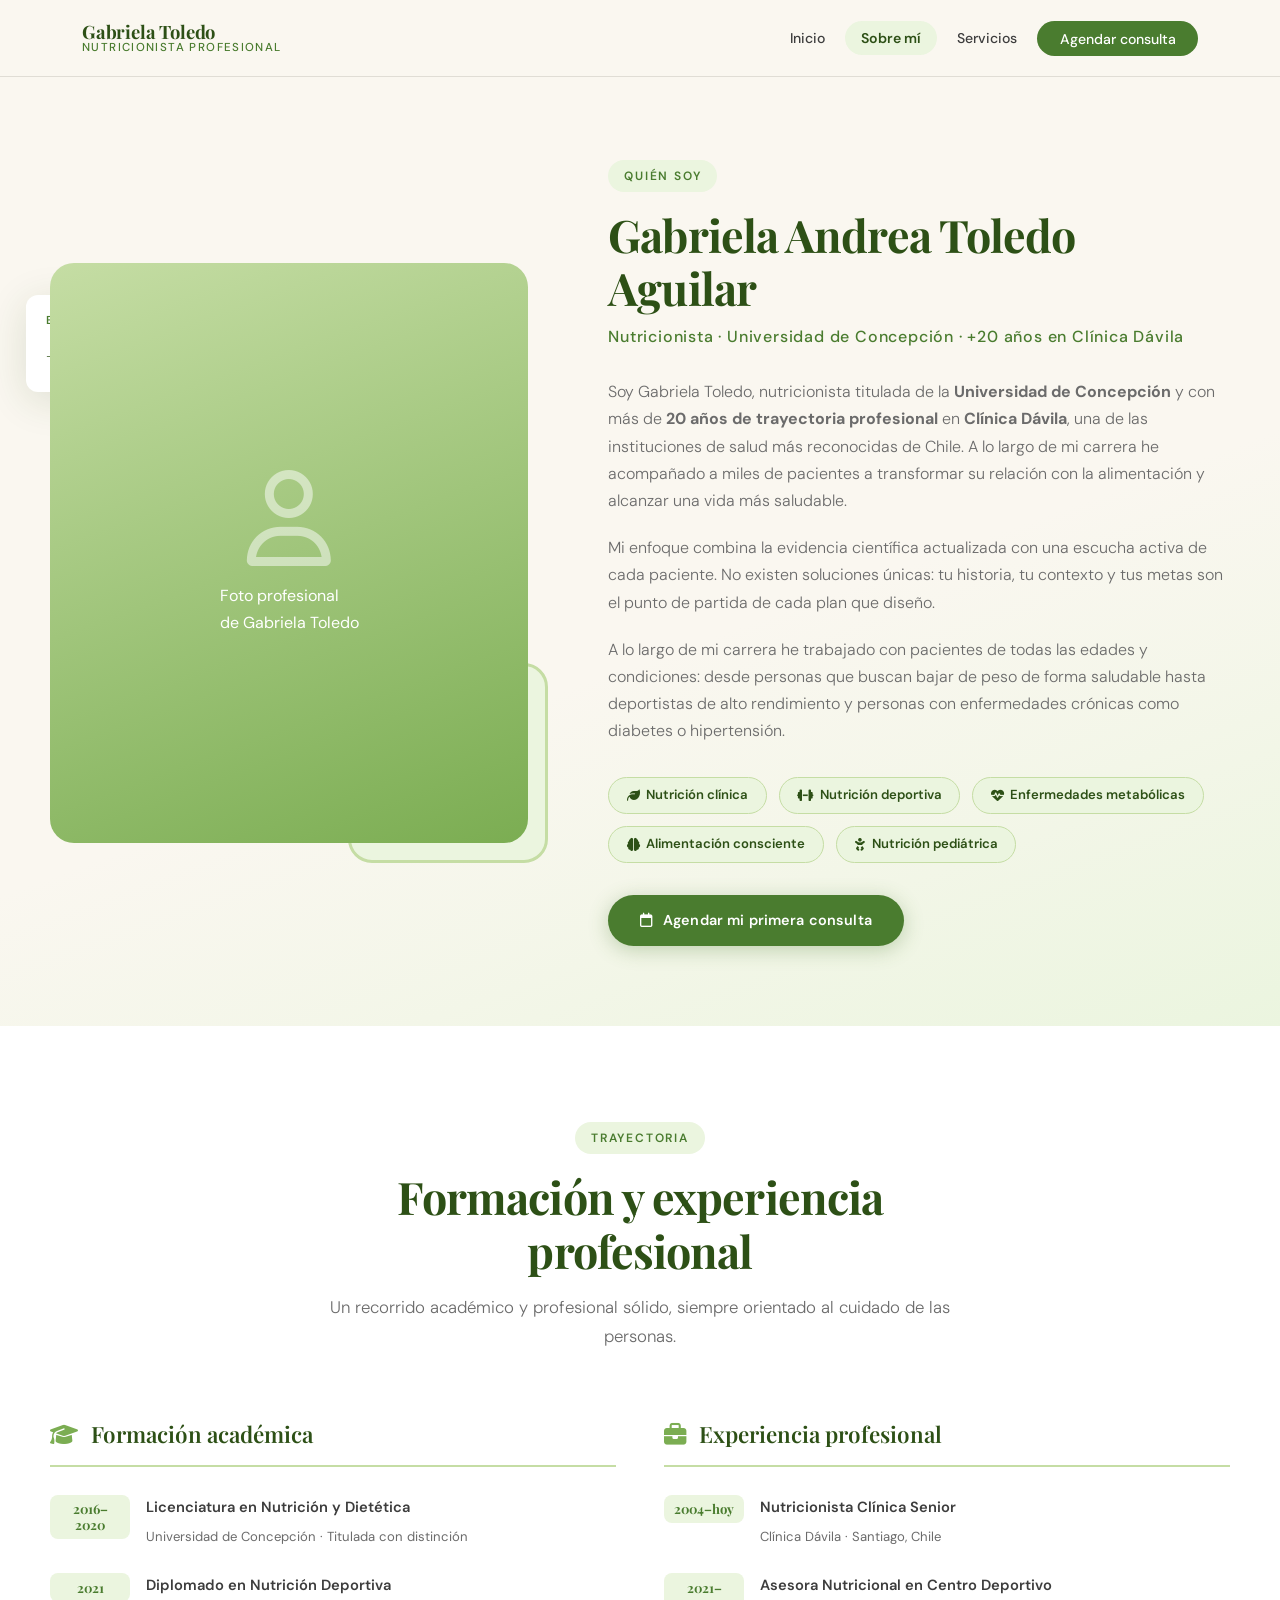
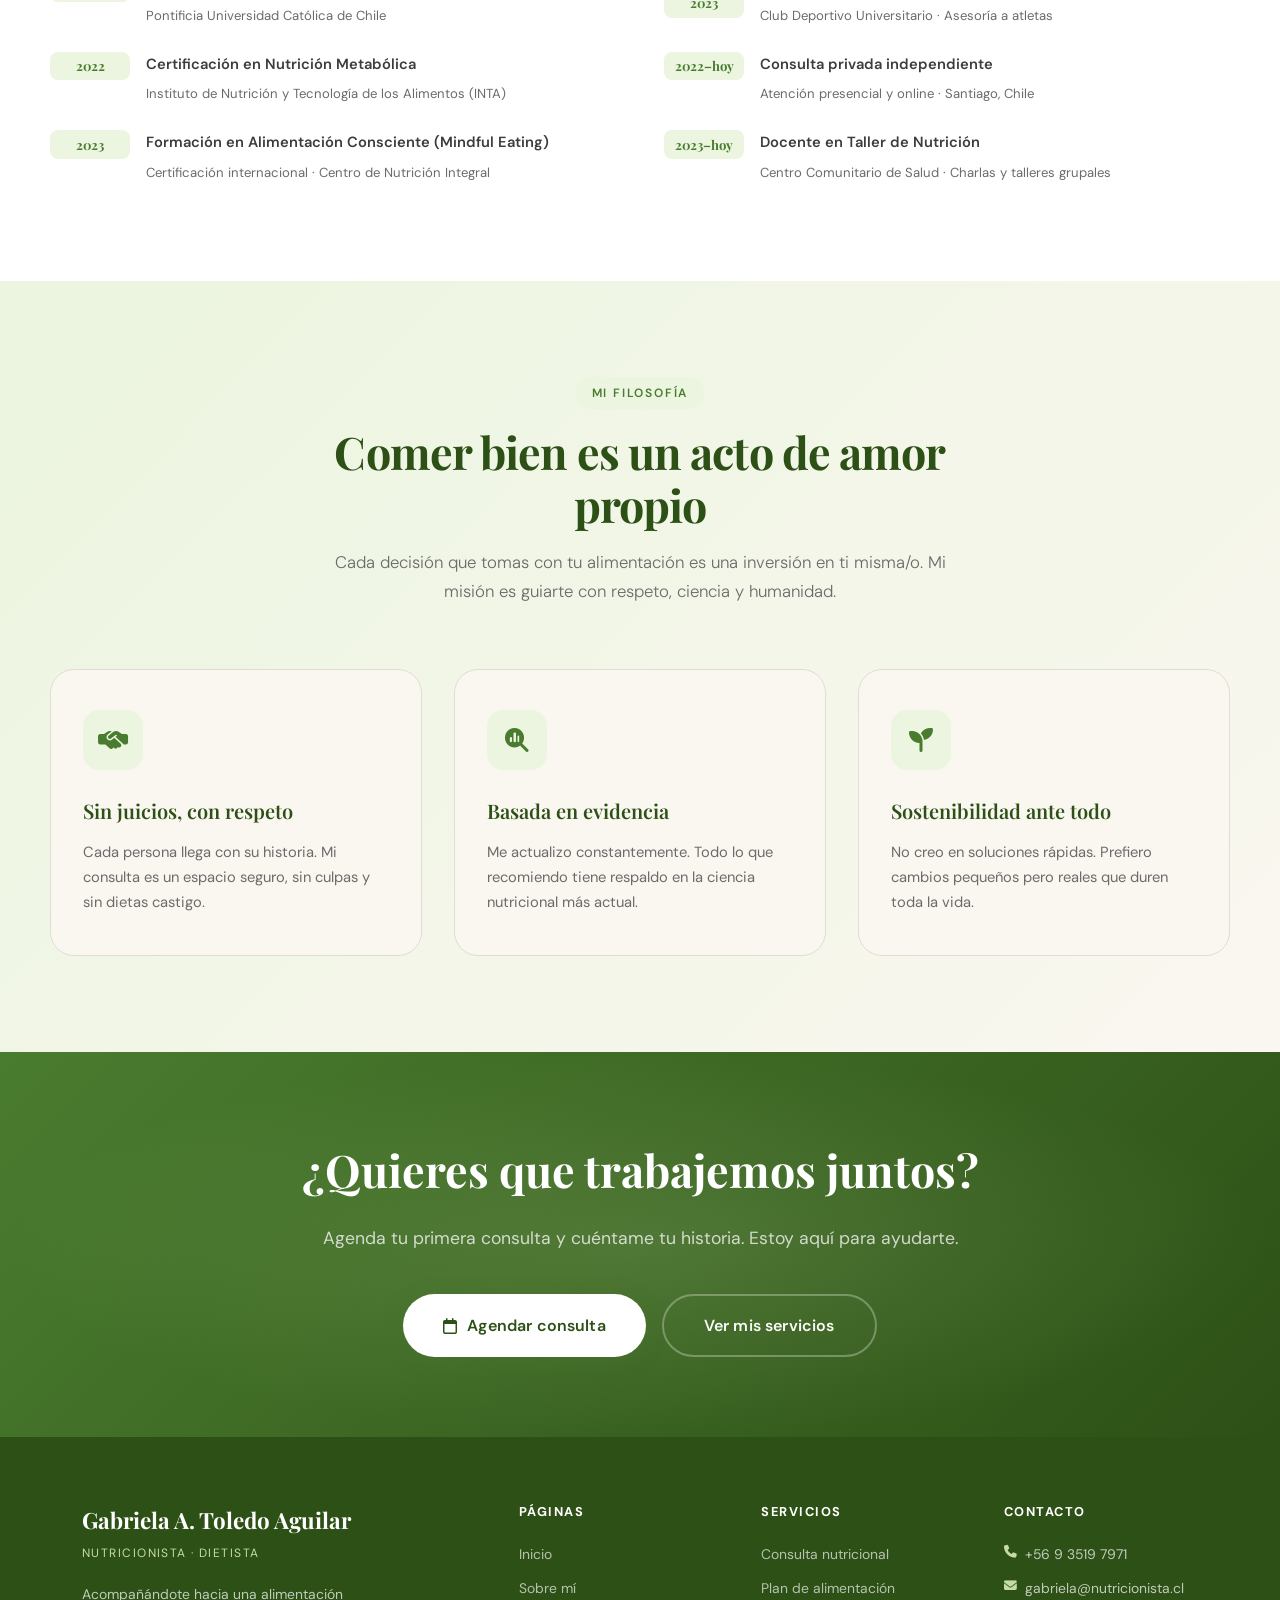
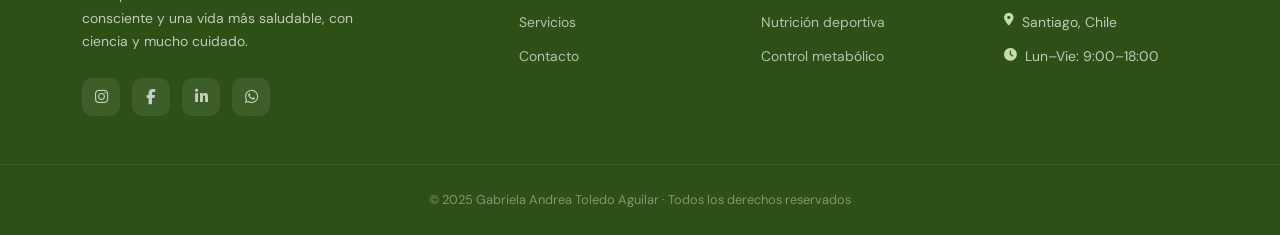
<file: sobre.html>
<!DOCTYPE html>
<html lang="es">
<head>
  <meta charset="UTF-8" />
  <meta name="viewport" content="width=device-width, initial-scale=1.0" />
  <meta name="description" content="Conoce a Gabriela Toledo, nutricionista con más de 20 años de experiencia en Clínica Dávila, titulada de la Universidad de Concepción. Formación, valores y enfoque de trabajo." />
  <title>Sobre mí · Gabriela Toledo · Nutricionista</title>

  <link rel="preconnect" href="https://fonts.googleapis.com" />
  <link rel="preconnect" href="https://fonts.gstatic.com" crossorigin />
  <link href="https://fonts.googleapis.com/css2?family=Playfair+Display:ital,wght@0,400;0,600;0,700;1,400&family=DM+Sans:wght@300;400;500;600&display=swap" rel="stylesheet" />
  <link rel="stylesheet" href="https://cdnjs.cloudflare.com/ajax/libs/font-awesome/6.5.0/css/all.min.css" />
  <link rel="stylesheet" href="css/estilos.css" />
</head>
<body>

  <!-- ===== NAVBAR ===== -->
  <nav class="navbar" role="navigation" aria-label="Navegación principal">
    <div class="nav-inner">
      <a href="index.html" class="nav-logo">
        <span class="nombre">Gabriela Toledo</span>
        <span class="titulo">Nutricionista Profesional</span>
      </a>
      <ul class="nav-links" role="list">
        <li><a href="index.html">Inicio</a></li>
        <li><a href="sobre.html" class="activo">Sobre mí</a></li>
        <li><a href="servicios.html">Servicios</a></li>
        <li><a href="contacto.html" class="nav-cta">Agendar consulta</a></li>
      </ul>
      <button class="nav-toggle" aria-label="Abrir menú">
        <span></span><span></span><span></span>
      </button>
    </div>
  </nav>
  <!-- ===== OVERLAY MENÚ MÓVIL ===== -->
  <div class="nav-overlay" role="dialog" aria-modal="true" aria-label="Menú de navegación">
    <div class="overlay-panel">
      <div class="overlay-header">
        <div class="overlay-logo">
          <span class="nombre">Gabriela Toledo</span>
          <span class="titulo">Nutricionista Profesional</span>
        </div>
        <button class="nav-close" aria-label="Cerrar menú">
          <i class="fa-solid fa-xmark"></i>
        </button>
      </div>

      <nav class="overlay-links">
        <a href="index.html"><i class="fa-solid fa-house"></i> Inicio</a>
        <a href="sobre.html"><i class="fa-solid fa-user"></i> Sobre mí</a>
        <a href="servicios.html"><i class="fa-solid fa-leaf"></i> Servicios</a>
        <a href="contacto.html" class="overlay-cta"><i class="fa-regular fa-calendar"></i> Agendar consulta</a>
      </nav>

      <div class="overlay-footer">
        <div class="overlay-contacto">
          <a href="tel:+56935197971"><i class="fa-solid fa-phone"></i> +56 9 3519 7971</a>
          <a href="https://www.instagram.com/nutrigaby.cl?igsh=b2NwOWpkZ2J2ZXc2" target="_blank" rel="noopener"><i class="fa-brands fa-instagram"></i> @nutrigaby.cl</a>
          <a href="https://wa.me/56935197971" target="_blank" rel="noopener"><i class="fa-brands fa-whatsapp"></i> Escribir por WhatsApp</a>
        </div>
      </div>
    </div>
  </div>


  <!-- ===== HERO SOBRE ===== -->
  <section class="sobre-hero">
    <div class="contenedor">
      <div class="sobre-grid">

        <!-- Imagen -->
        <div class="sobre-imagen-wrapper animar">
          <!-- Badge de experiencia -->
          <div class="sobre-imagen-badge">
            <p class="badge-titulo">Experiencia</p>
            <p class="badge-valor">+20 años</p>
          </div>

          <div class="sobre-imagen-marco">
            <!--
              Para agregar tu foto: reemplaza el bloque .sobre-imagen-placeholder por:
              <img src="img/gabriela-sobre.jpg" alt="Gabriela Toledo, Nutricionista" />
            -->
            <div class="sobre-imagen-placeholder" role="img" aria-label="Foto profesional de Gabriela Toledo">
              <i class="fa-regular fa-user"></i>
              <p>Foto profesional<br/>de Gabriela Toledo</p>
            </div>
          </div>

          <div class="sobre-imagen-deco"></div>
        </div>

        <!-- Contenido -->
        <div class="sobre-contenido animar animar-delay-2">
          <span class="subtag">Quién soy</span>
          <h1>Gabriela Andrea Toledo Aguilar</h1>
          <p class="cargo">Nutricionista · Universidad de Concepción · +20 años en Clínica Dávila</p>

          <p>
            Soy Gabriela Toledo, nutricionista titulada de la <strong>Universidad de Concepción</strong> y con más de <strong>20 años de trayectoria profesional</strong> en <strong>Clínica Dávila</strong>, una de las instituciones de salud más reconocidas de Chile. A lo largo de mi carrera he acompañado a miles de pacientes a transformar su relación con la alimentación y alcanzar una vida más saludable.
          </p>

          <p>
            Mi enfoque combina la evidencia científica actualizada con una escucha activa de cada paciente. No existen soluciones únicas: tu historia, tu contexto y tus metas son el punto de partida de cada plan que diseño.
          </p>

          <p>
            A lo largo de mi carrera he trabajado con pacientes de todas las edades y condiciones: desde personas que buscan bajar de peso de forma saludable hasta deportistas de alto rendimiento y personas con enfermedades crónicas como diabetes o hipertensión.
          </p>

          <!-- Valores / Especialidades -->
          <div class="sobre-valores">
            <span class="valor-pill"><i class="fa-solid fa-leaf"></i> Nutrición clínica</span>
            <span class="valor-pill"><i class="fa-solid fa-dumbbell"></i> Nutrición deportiva</span>
            <span class="valor-pill"><i class="fa-solid fa-heart-pulse"></i> Enfermedades metabólicas</span>
            <span class="valor-pill"><i class="fa-solid fa-brain"></i> Alimentación consciente</span>
            <span class="valor-pill"><i class="fa-solid fa-baby"></i> Nutrición pediátrica</span>
          </div>

          <a href="contacto.html" class="btn btn-primario">
            <i class="fa-regular fa-calendar"></i>
            Agendar mi primera consulta
          </a>
        </div>

      </div>
    </div>
  </section>


  <!-- ===== FORMACIÓN Y EXPERIENCIA ===== -->
  <section class="seccion formacion-seccion">
    <div class="contenedor">

      <div class="encabezado-seccion animar">
        <span class="subtag">Trayectoria</span>
        <h2>Formación y experiencia profesional</h2>
        <p>Un recorrido académico y profesional sólido, siempre orientado al cuidado de las personas.</p>
      </div>

      <div class="formacion-grid">

        <!-- Formación académica -->
        <div class="formacion-grupo animar animar-delay-1">
          <h3><i class="fa-solid fa-graduation-cap" style="color:var(--verde-claro); margin-right:.5rem"></i> Formación académica</h3>
          <div class="linea-tiempo">

            <div class="item-tiempo">
              <div class="tiempo-año">2016–2020</div>
              <div class="tiempo-info">
                <strong>Licenciatura en Nutrición y Dietética</strong>
                <span>Universidad de Concepción · Titulada con distinción</span>
              </div>
            </div>

            <div class="item-tiempo">
              <div class="tiempo-año">2021</div>
              <div class="tiempo-info">
                <strong>Diplomado en Nutrición Deportiva</strong>
                <span>Pontificia Universidad Católica de Chile</span>
              </div>
            </div>

            <div class="item-tiempo">
              <div class="tiempo-año">2022</div>
              <div class="tiempo-info">
                <strong>Certificación en Nutrición Metabólica</strong>
                <span>Instituto de Nutrición y Tecnología de los Alimentos (INTA)</span>
              </div>
            </div>

            <div class="item-tiempo">
              <div class="tiempo-año">2023</div>
              <div class="tiempo-info">
                <strong>Formación en Alimentación Consciente (Mindful Eating)</strong>
                <span>Certificación internacional · Centro de Nutrición Integral</span>
              </div>
            </div>

          </div>
        </div>

        <!-- Experiencia profesional -->
        <div class="formacion-grupo animar animar-delay-2">
          <h3><i class="fa-solid fa-briefcase" style="color:var(--verde-claro); margin-right:.5rem"></i> Experiencia profesional</h3>
          <div class="linea-tiempo">

            <div class="item-tiempo">
              <div class="tiempo-año">2004–hoy</div>
              <div class="tiempo-info">
                <strong>Nutricionista Clínica Senior</strong>
                <span>Clínica Dávila · Santiago, Chile</span>
              </div>
            </div>

            <div class="item-tiempo">
              <div class="tiempo-año">2021–2023</div>
              <div class="tiempo-info">
                <strong>Asesora Nutricional en Centro Deportivo</strong>
                <span>Club Deportivo Universitario · Asesoría a atletas</span>
              </div>
            </div>

            <div class="item-tiempo">
              <div class="tiempo-año">2022–hoy</div>
              <div class="tiempo-info">
                <strong>Consulta privada independiente</strong>
                <span>Atención presencial y online · Santiago, Chile</span>
              </div>
            </div>

            <div class="item-tiempo">
              <div class="tiempo-año">2023–hoy</div>
              <div class="tiempo-info">
                <strong>Docente en Taller de Nutrición</strong>
                <span>Centro Comunitario de Salud · Charlas y talleres grupales</span>
              </div>
            </div>

          </div>
        </div>

      </div>
    </div>
  </section>


  <!-- ===== VALORES / FILOSOFÍA ===== -->
  <section class="seccion" style="background: linear-gradient(135deg, var(--verde-mint), var(--crema));">
    <div class="contenedor">

      <div class="encabezado-seccion animar">
        <span class="subtag">Mi filosofía</span>
        <h2>Comer bien es un acto de amor propio</h2>
        <p>Cada decisión que tomas con tu alimentación es una inversión en ti misma/o. Mi misión es guiarte con respeto, ciencia y humanidad.</p>
      </div>

      <div class="beneficios-grid">

        <div class="beneficio-card animar animar-delay-1">
          <div class="beneficio-icono">
            <i class="fa-solid fa-handshake-simple"></i>
          </div>
          <h3>Sin juicios, con respeto</h3>
          <p>Cada persona llega con su historia. Mi consulta es un espacio seguro, sin culpas y sin dietas castigo.</p>
        </div>

        <div class="beneficio-card animar animar-delay-2">
          <div class="beneficio-icono">
            <i class="fa-solid fa-magnifying-glass-chart"></i>
          </div>
          <h3>Basada en evidencia</h3>
          <p>Me actualizo constantemente. Todo lo que recomiendo tiene respaldo en la ciencia nutricional más actual.</p>
        </div>

        <div class="beneficio-card animar animar-delay-3">
          <div class="beneficio-icono">
            <i class="fa-solid fa-seedling"></i>
          </div>
          <h3>Sostenibilidad ante todo</h3>
          <p>No creo en soluciones rápidas. Prefiero cambios pequeños pero reales que duren toda la vida.</p>
        </div>

      </div>
    </div>
  </section>


  <!-- ===== CTA ===== -->
  <section class="cta-banner">
    <div class="contenedor">
      <h2>¿Quieres que trabajemos juntos?</h2>
      <p>Agenda tu primera consulta y cuéntame tu historia. Estoy aquí para ayudarte.</p>
      <div style="display:flex; gap:1rem; justify-content:center; flex-wrap:wrap;">
        <a href="contacto.html" class="btn btn-primario btn-grande">
          <i class="fa-regular fa-calendar"></i>
          Agendar consulta
        </a>
        <a href="servicios.html" class="btn btn-secundario btn-grande" style="border-color:rgba(255,255,255,0.3); color:white;">
          Ver mis servicios
        </a>
      </div>
    </div>
  </section>


  <!-- ===== FOOTER ===== -->
  <footer class="footer">
    <div class="footer-top">
      <div class="footer-brand">
        <span class="nombre-footer">Gabriela A. Toledo Aguilar</span>
        <span class="titulo-footer">Nutricionista · Dietista</span>
        <p>Acompañándote hacia una alimentación consciente y una vida más saludable, con ciencia y mucho cuidado.</p>
        <div class="footer-social">
          <a href="https://www.instagram.com/nutrigaby.cl?igsh=b2NwOWpkZ2J2ZXc2" aria-label="Instagram" target="_blank" rel="noopener"><i class="fa-brands fa-instagram"></i></a>
          <a href="#" aria-label="Facebook"><i class="fa-brands fa-facebook-f"></i></a>
          <a href="https://www.linkedin.com/in/gabriela-andrea-toledo-aguilar-91962491/" aria-label="LinkedIn" target="_blank" rel="noopener"><i class="fa-brands fa-linkedin-in"></i></a>
          <a href="https://wa.me/56935197971?text=Hola%20Gabriela%2C%20quiero%20agendar%20una%20consulta%20nutricional" aria-label="WhatsApp" target="_blank" rel="noopener"><i class="fa-brands fa-whatsapp"></i></a>
        </div>
      </div>
      <div class="footer-col">
        <h4>Páginas</h4>
        <ul>
          <li><a href="index.html">Inicio</a></li>
          <li><a href="sobre.html">Sobre mí</a></li>
          <li><a href="servicios.html">Servicios</a></li>
          <li><a href="contacto.html">Contacto</a></li>
        </ul>
      </div>
      <div class="footer-col">
        <h4>Servicios</h4>
        <ul>
          <li><a href="servicios.html">Consulta nutricional</a></li>
          <li><a href="servicios.html">Plan de alimentación</a></li>
          <li><a href="servicios.html">Nutrición deportiva</a></li>
          <li><a href="servicios.html">Control metabólico</a></li>
        </ul>
      </div>
      <div class="footer-col">
        <h4>Contacto</h4>
        <ul>
          <li><i class="fa-solid fa-phone"></i>+56 9 3519 7971</li>
          <li><i class="fa-solid fa-envelope"></i>gabriela@nutricionista.cl</li>
          <li><i class="fa-solid fa-location-dot"></i>Santiago, Chile</li>
          <li><i class="fa-solid fa-clock"></i>Lun–Vie: 9:00–18:00</li>
        </ul>
      </div>
    </div>
    <div class="footer-bottom">
      <p>© 2025 Gabriela Andrea Toledo Aguilar · Todos los derechos reservados</p>
    </div>
  </footer>

  <script src="js/script.js"></script>
</body>
</html>
</file>
<file: css/estilos.css>
/* =============================================
   GABRIELA TOLEDO · NUTRICIONISTA
   Estilos principales — estilos.css
   ============================================= */

/* --- Importar Fuentes --- */
@import url('https://fonts.googleapis.com/css2?family=Playfair+Display:ital,wght@0,400;0,600;0,700;1,400&family=DM+Sans:wght@300;400;500;600&display=swap');

/* --- Variables CSS --- */
:root {
  --verde-oscuro:   #2D5016;
  --verde-medio:    #4A7C2F;
  --verde-claro:    #7BAD52;
  --verde-palido:   #C5DDA4;
  --verde-mint:     #EBF5DF;
  --crema:          #FAF7F0;
  --crema-oscura:   #F0EAD6;
  --tierra:         #8B6914;
  --tierra-claro:   #C9A84C;
  --blanco:         #FFFFFF;
  --gris-texto:     #3D3D3D;
  --gris-suave:     #6B6B6B;
  --gris-linea:     #E0DDD5;

  --fuente-titulo:  'Playfair Display', Georgia, serif;
  --fuente-cuerpo:  'DM Sans', sans-serif;

  --sombra-suave:   0 4px 20px rgba(45, 80, 22, 0.08);
  --sombra-media:   0 8px 40px rgba(45, 80, 22, 0.14);
  --sombra-fuerte:  0 16px 60px rgba(45, 80, 22, 0.20);

  --radio:          12px;
  --radio-grande:   24px;
  --transicion:     all 0.35s cubic-bezier(0.4, 0, 0.2, 1);
  --max-ancho:      1180px;
}

/* --- Reset y Base --- */
*, *::before, *::after {
  box-sizing: border-box;
  margin: 0;
  padding: 0;
}

html {
  scroll-behavior: smooth;
  font-size: 16px;
}

body {
  font-family: var(--fuente-cuerpo);
  color: var(--gris-texto);
  background-color: var(--crema);
  line-height: 1.7;
  overflow-x: hidden;
}

img {
  max-width: 100%;
  display: block;
}

a {
  text-decoration: none;
  color: inherit;
}

ul { list-style: none; }

/* =============================================
   NAVBAR
   ============================================= */
.navbar {
  position: fixed;
  top: 0;
  left: 0;
  right: 0;
  z-index: 1060;
  background: rgba(250, 247, 240, 0.92);
  backdrop-filter: blur(16px);
  -webkit-backdrop-filter: blur(16px);
  border-bottom: 1px solid var(--gris-linea);
  transition: var(--transicion);
}

.navbar.scrolled {
  background: rgba(250, 247, 240, 0.98);
  box-shadow: var(--sombra-suave);
}

.nav-inner {
  max-width: var(--max-ancho);
  margin: 0 auto;
  padding: 0 2rem;
  height: 76px;
  display: flex;
  align-items: center;
  justify-content: space-between;
}

/* Logo */
.nav-logo {
  display: flex;
  flex-direction: column;
  line-height: 1.1;
}

.nav-logo .nombre {
  font-family: var(--fuente-titulo);
  font-size: 1.15rem;
  font-weight: 700;
  color: var(--verde-oscuro);
  letter-spacing: -0.01em;
}

.nav-logo .titulo {
  font-size: 0.72rem;
  font-weight: 500;
  color: var(--verde-medio);
  letter-spacing: 0.12em;
  text-transform: uppercase;
}

/* Links de navegación */
.nav-links {
  display: flex;
  align-items: center;
  gap: 0.25rem;
}

.nav-links a {
  font-size: 0.88rem;
  font-weight: 500;
  color: var(--gris-texto);
  padding: 0.5rem 1rem;
  border-radius: 50px;
  transition: var(--transicion);
  position: relative;
}

.nav-links a:hover,
.nav-links a.activo {
  color: var(--verde-oscuro);
  background: var(--verde-mint);
}

.nav-links a.activo {
  font-weight: 600;
}

/* Botón CTA en navbar */
.nav-cta {
  background: var(--verde-medio) !important;
  color: var(--blanco) !important;
  padding: 0.55rem 1.4rem !important;
  border-radius: 50px !important;
}

.nav-cta:hover {
  background: var(--verde-oscuro) !important;
  transform: translateY(-1px);
  box-shadow: 0 4px 16px rgba(74, 124, 47, 0.35);
}

/* Menú hamburguesa */
.nav-toggle {
  display: none;
  flex-direction: column;
  justify-content: center;
  align-items: center;
  gap: 5px;
  background: var(--verde-mint);
  border: 1.5px solid var(--verde-palido);
  border-radius: 10px;
  cursor: pointer;
  padding: 10px;
  width: 44px;
  height: 44px;
  z-index: 1100;
  flex-shrink: 0;
  transition: var(--transicion);
}

.nav-toggle:hover {
  background: var(--verde-palido);
}

.nav-toggle span {
  display: block;
  width: 20px;
  height: 2px;
  background: var(--verde-oscuro);
  border-radius: 2px;
  transition: var(--transicion);
  transform-origin: center;
}

.nav-toggle.abierto span:nth-child(1) {
  transform: translateY(7px) rotate(45deg);
}
.nav-toggle.abierto span:nth-child(2) {
  opacity: 0;
  transform: scaleX(0);
}
.nav-toggle.abierto span:nth-child(3) {
  transform: translateY(-7px) rotate(-45deg);
}

/* =============================================
   OVERLAY MENÚ MÓVIL
   ============================================= */
.nav-overlay {
  /* Siempre en el DOM, ocultado con visibility+pointer-events para permitir transiciones */
  position: fixed;
  inset: 0;
  z-index: 1055; /* Encima del contenido, debajo del navbar (1060) */
  background: rgba(45, 80, 22, 0.15);
  backdrop-filter: blur(2px);
  -webkit-backdrop-filter: blur(2px);
  opacity: 0;
  visibility: hidden;
  pointer-events: none;
  transition: opacity 0.3s ease, visibility 0.3s ease;
  /* Oculto en desktop: solo visible en móvil */
  display: none;
}

.nav-overlay.abierto {
  opacity: 1;
  visibility: visible;
  pointer-events: all;
}

.overlay-panel {
  position: absolute;
  top: 0;
  right: 0;
  bottom: 0;
  width: min(320px, 85vw);
  background: var(--crema);
  box-shadow: -8px 0 40px rgba(45, 80, 22, 0.2);
  display: flex;
  flex-direction: column;
  transform: translateX(100%);
  transition: transform 0.35s cubic-bezier(0.4, 0, 0.2, 1);
}

.nav-overlay.abierto .overlay-panel {
  transform: translateX(0);
}

.overlay-header {
  display: flex;
  align-items: center;
  justify-content: space-between;
  padding: 1.25rem 1.5rem;
  border-bottom: 1px solid var(--gris-linea);
  flex-shrink: 0;
}

.overlay-logo {
  display: flex;
  flex-direction: column;
  line-height: 1.15;
}

.overlay-logo .nombre {
  font-family: var(--fuente-titulo);
  font-size: 1rem;
  font-weight: 700;
  color: var(--verde-oscuro);
}

.overlay-logo .titulo {
  font-size: 0.65rem;
  font-weight: 500;
  color: var(--verde-medio);
  letter-spacing: 0.1em;
  text-transform: uppercase;
}

.nav-close {
  width: 40px;
  height: 40px;
  border-radius: 10px;
  background: var(--verde-mint);
  border: 1.5px solid var(--verde-palido);
  cursor: pointer;
  display: flex;
  align-items: center;
  justify-content: center;
  font-size: 1rem;
  color: var(--verde-oscuro);
  transition: var(--transicion);
  flex-shrink: 0;
}

.nav-close:hover {
  background: var(--verde-oscuro);
  color: var(--blanco);
  border-color: var(--verde-oscuro);
}

.overlay-links {
  flex: 1;
  display: flex;
  flex-direction: column;
  padding: 1.5rem;
  gap: 0.375rem;
  overflow-y: auto;
}

.overlay-links a {
  display: flex;
  align-items: center;
  gap: 1rem;
  padding: 1rem 1.25rem;
  border-radius: var(--radio);
  font-size: 1rem;
  font-weight: 500;
  color: var(--gris-texto);
  transition: var(--transicion);
  border: 1.5px solid transparent;
}

.overlay-links a i {
  width: 20px;
  text-align: center;
  font-size: 0.95rem;
  color: var(--verde-medio);
  flex-shrink: 0;
}

.overlay-links a:hover,
.overlay-links a.activo {
  background: var(--verde-mint);
  border-color: var(--verde-palido);
  color: var(--verde-oscuro);
}

.overlay-links a.activo {
  font-weight: 600;
}

.overlay-links .overlay-cta {
  background: var(--verde-medio);
  color: var(--blanco) !important;
  border-color: var(--verde-medio);
  margin-top: 0.5rem;
  justify-content: center;
}

.overlay-links .overlay-cta i {
  color: var(--blanco);
}

.overlay-links .overlay-cta:hover {
  background: var(--verde-oscuro);
  border-color: var(--verde-oscuro);
}

.overlay-footer {
  padding: 1.25rem 1.5rem;
  border-top: 1px solid var(--gris-linea);
  flex-shrink: 0;
}

.overlay-contacto {
  display: flex;
  flex-direction: column;
  gap: 0.65rem;
}

.overlay-contacto a {
  display: flex;
  align-items: center;
  gap: 0.65rem;
  font-size: 0.85rem;
  color: var(--gris-suave);
  transition: var(--transicion);
}

.overlay-contacto a i {
  font-size: 0.9rem;
  color: var(--verde-claro);
  width: 16px;
  text-align: center;
}

.overlay-contacto a:hover {
  color: var(--verde-oscuro);
}

/* body cuando menú está abierto */
body.menu-abierto {
  overflow: hidden;
}

/* =============================================
   HERO — INDEX
   ============================================= */
.hero {
  min-height: 100vh;
  display: grid;
  grid-template-columns: 1fr 1fr;
  align-items: center;
  padding-top: 76px;
  background: linear-gradient(135deg, var(--crema) 0%, var(--verde-mint) 100%);
  position: relative;
  overflow: hidden;
}

.hero::before {
  content: '';
  position: absolute;
  width: 600px;
  height: 600px;
  border-radius: 50%;
  background: radial-gradient(circle, rgba(197, 221, 164, 0.3) 0%, transparent 70%);
  top: -100px;
  right: -100px;
  pointer-events: none;
}

.hero::after {
  content: '';
  position: absolute;
  width: 400px;
  height: 400px;
  border-radius: 50%;
  background: radial-gradient(circle, rgba(201, 168, 76, 0.12) 0%, transparent 70%);
  bottom: -80px;
  left: 5%;
  pointer-events: none;
}

.hero-texto {
  padding: 5rem 2rem 5rem 4rem;
  max-width: 580px;
  animation: fadeInLeft 0.9s ease forwards;
}

.hero-etiqueta {
  display: inline-flex;
  align-items: center;
  gap: 0.5rem;
  background: var(--verde-mint);
  border: 1px solid var(--verde-palido);
  color: var(--verde-medio);
  font-size: 0.78rem;
  font-weight: 600;
  letter-spacing: 0.1em;
  text-transform: uppercase;
  padding: 0.4rem 1rem;
  border-radius: 50px;
  margin-bottom: 1.5rem;
}

.hero-etiqueta i {
  font-size: 0.7rem;
}

.hero h1 {
  font-family: var(--fuente-titulo);
  font-size: clamp(2.4rem, 4.5vw, 3.6rem);
  font-weight: 700;
  line-height: 1.15;
  color: var(--verde-oscuro);
  margin-bottom: 1.25rem;
  letter-spacing: -0.02em;
}

.hero h1 em {
  font-style: italic;
  color: var(--verde-medio);
}

.hero-subtitulo {
  font-size: 1.1rem;
  color: var(--gris-suave);
  font-weight: 300;
  margin-bottom: 2.5rem;
  max-width: 440px;
}

.hero-botones {
  display: flex;
  flex-wrap: wrap;
  gap: 1rem;
  align-items: center;
}

.hero-indicadores {
  display: flex;
  gap: 2.5rem;
  margin-top: 3.5rem;
  padding-top: 2rem;
  border-top: 1px solid var(--gris-linea);
}

.indicador-num {
  font-family: var(--fuente-titulo);
  font-size: 2rem;
  font-weight: 700;
  color: var(--verde-oscuro);
  display: block;
  line-height: 1;
}

.indicador-label {
  font-size: 0.78rem;
  color: var(--gris-suave);
  font-weight: 500;
  margin-top: 0.2rem;
}

/* Imagen hero */
.hero-imagen {
  position: relative;
  height: 100%;
  min-height: 600px;
  display: flex;
  align-items: flex-end;
  justify-content: center;
  animation: fadeInRight 0.9s ease forwards;
}

.hero-imagen-marco {
  position: relative;
  width: 85%;
  max-width: 460px;
  margin-bottom: 3rem;
}

.hero-imagen-marco img {
  width: 100%;
  height: 520px;
  object-fit: cover;
  border-radius: var(--radio-grande) var(--radio-grande) 0 0;
  box-shadow: var(--sombra-fuerte);
}

.hero-imagen-placeholder {
  width: 100%;
  height: 520px;
  background: linear-gradient(160deg, var(--verde-palido), var(--verde-medio));
  border-radius: var(--radio-grande) var(--radio-grande) 0 0;
  display: flex;
  flex-direction: column;
  align-items: center;
  justify-content: center;
  color: var(--blanco);
  box-shadow: var(--sombra-fuerte);
}

.hero-imagen-placeholder i {
  font-size: 5rem;
  opacity: 0.6;
  margin-bottom: 1rem;
}

.hero-imagen-placeholder p {
  font-size: 0.85rem;
  opacity: 0.7;
  text-align: center;
  padding: 0 1rem;
}

.hero-badge {
  position: absolute;
  bottom: 2.5rem;
  left: -1.5rem;
  background: var(--blanco);
  border-radius: var(--radio);
  padding: 1rem 1.25rem;
  box-shadow: var(--sombra-media);
  display: flex;
  align-items: center;
  gap: 0.75rem;
  animation: flotando 3s ease-in-out infinite;
}

.hero-badge i {
  font-size: 1.5rem;
  color: var(--verde-claro);
}

.hero-badge strong {
  display: block;
  font-size: 0.92rem;
  color: var(--verde-oscuro);
  font-weight: 600;
}

.hero-badge span {
  font-size: 0.72rem;
  color: var(--gris-suave);
}

/* =============================================
   SECCIONES COMUNES
   ============================================= */
.seccion {
  padding: 6rem 2rem;
}

.contenedor {
  max-width: var(--max-ancho);
  margin: 0 auto;
}

.encabezado-seccion {
  text-align: center;
  max-width: 640px;
  margin: 0 auto 4rem;
}

.subtag {
  display: inline-block;
  font-size: 0.75rem;
  font-weight: 600;
  letter-spacing: 0.15em;
  text-transform: uppercase;
  color: var(--verde-medio);
  background: var(--verde-mint);
  padding: 0.35rem 1rem;
  border-radius: 50px;
  margin-bottom: 1rem;
}

.encabezado-seccion h2 {
  font-family: var(--fuente-titulo);
  font-size: clamp(2rem, 3.5vw, 2.8rem);
  font-weight: 700;
  color: var(--verde-oscuro);
  line-height: 1.2;
  margin-bottom: 1rem;
  letter-spacing: -0.02em;
}

.encabezado-seccion p {
  color: var(--gris-suave);
  font-size: 1.05rem;
  font-weight: 300;
}

/* =============================================
   BOTONES
   ============================================= */
.btn {
  display: inline-flex;
  align-items: center;
  gap: 0.6rem;
  font-family: var(--fuente-cuerpo);
  font-size: 0.9rem;
  font-weight: 600;
  padding: 0.85rem 2rem;
  border-radius: 50px;
  border: none;
  cursor: pointer;
  transition: var(--transicion);
  letter-spacing: 0.01em;
}

.btn-primario {
  background: var(--verde-medio);
  color: var(--blanco);
  box-shadow: 0 4px 20px rgba(74, 124, 47, 0.3);
}

.btn-primario:hover {
  background: var(--verde-oscuro);
  transform: translateY(-2px);
  box-shadow: 0 8px 30px rgba(74, 124, 47, 0.4);
}

.btn-secundario {
  background: transparent;
  color: var(--verde-oscuro);
  border: 2px solid var(--verde-palido);
}

.btn-secundario:hover {
  background: var(--verde-mint);
  border-color: var(--verde-claro);
  transform: translateY(-2px);
}

.btn-whatsapp {
  background: #25D366;
  color: var(--blanco);
  box-shadow: 0 4px 20px rgba(37, 211, 102, 0.3);
}

.btn-whatsapp:hover {
  background: #1ebe5d;
  transform: translateY(-2px);
  box-shadow: 0 8px 30px rgba(37, 211, 102, 0.4);
}

.btn-grande {
  padding: 1rem 2.5rem;
  font-size: 1rem;
}

/* =============================================
   SECCIÓN BENEFICIOS — INDEX
   ============================================= */
.beneficios {
  background: var(--blanco);
}

.beneficios-grid {
  display: grid;
  grid-template-columns: repeat(3, 1fr);
  gap: 2rem;
}

.beneficio-card {
  background: var(--crema);
  border-radius: var(--radio-grande);
  padding: 2.5rem 2rem;
  transition: var(--transicion);
  border: 1px solid var(--gris-linea);
  position: relative;
  overflow: hidden;
}

.beneficio-card::before {
  content: '';
  position: absolute;
  top: 0;
  left: 0;
  right: 0;
  height: 4px;
  background: linear-gradient(90deg, var(--verde-claro), var(--verde-medio));
  transform: scaleX(0);
  transition: var(--transicion);
}

.beneficio-card:hover {
  transform: translateY(-6px);
  box-shadow: var(--sombra-media);
}

.beneficio-card:hover::before {
  transform: scaleX(1);
}

.beneficio-icono {
  width: 60px;
  height: 60px;
  background: var(--verde-mint);
  border-radius: 16px;
  display: flex;
  align-items: center;
  justify-content: center;
  margin-bottom: 1.5rem;
  font-size: 1.5rem;
  color: var(--verde-medio);
  transition: var(--transicion);
}

.beneficio-card:hover .beneficio-icono {
  background: var(--verde-medio);
  color: var(--blanco);
}

.beneficio-card h3 {
  font-family: var(--fuente-titulo);
  font-size: 1.25rem;
  font-weight: 600;
  color: var(--verde-oscuro);
  margin-bottom: 0.75rem;
}

.beneficio-card p {
  color: var(--gris-suave);
  font-size: 0.92rem;
  line-height: 1.7;
}

/* =============================================
   SECCIÓN PROCESO — INDEX
   ============================================= */
.proceso {
  background: var(--verde-oscuro);
  color: var(--blanco);
  position: relative;
  overflow: hidden;
}

.proceso::before {
  content: '';
  position: absolute;
  inset: 0;
  background: url("data:image/svg+xml,%3Csvg width='60' height='60' viewBox='0 0 60 60' xmlns='http://www.w3.org/2000/svg'%3E%3Cg fill='none' fill-rule='evenodd'%3E%3Cg fill='%23ffffff' fill-opacity='0.03'%3E%3Cpath d='M36 34v-4h-2v4h-4v2h4v4h2v-4h4v-2h-4zm0-30V0h-2v4h-4v2h4v4h2V6h4V4h-4zM6 34v-4H4v4H0v2h4v4h2v-4h4v-2H6zM6 4V0H4v4H0v2h4v4h2V6h4V4H6z'/%3E%3C/g%3E%3C/g%3E%3C/svg%3E");
}

.proceso .encabezado-seccion h2,
.proceso .encabezado-seccion .subtag {
  color: var(--crema);
}

.proceso .encabezado-seccion .subtag {
  background: rgba(255,255,255,0.1);
}

.proceso .encabezado-seccion p {
  color: rgba(255,255,255,0.65);
}

.pasos-grid {
  display: grid;
  grid-template-columns: repeat(4, 1fr);
  gap: 1.5rem;
  position: relative;
}

.pasos-grid::before {
  content: '';
  position: absolute;
  top: 40px;
  left: 12.5%;
  right: 12.5%;
  height: 2px;
  background: linear-gradient(90deg, var(--verde-claro), var(--verde-palido));
  opacity: 0.3;
}

.paso {
  text-align: center;
  padding: 2rem 1.5rem;
  position: relative;
}

.paso-numero {
  width: 80px;
  height: 80px;
  border-radius: 50%;
  background: rgba(255,255,255,0.08);
  border: 2px solid rgba(197, 221, 164, 0.3);
  display: flex;
  align-items: center;
  justify-content: center;
  margin: 0 auto 1.5rem;
  font-family: var(--fuente-titulo);
  font-size: 1.8rem;
  font-weight: 700;
  color: var(--verde-palido);
  transition: var(--transicion);
}

.paso:hover .paso-numero {
  background: var(--verde-claro);
  border-color: var(--verde-claro);
  color: var(--blanco);
  transform: scale(1.1);
}

.paso h3 {
  font-family: var(--fuente-titulo);
  font-size: 1.1rem;
  font-weight: 600;
  color: var(--crema);
  margin-bottom: 0.75rem;
}

.paso p {
  font-size: 0.87rem;
  color: rgba(255,255,255,0.6);
  line-height: 1.65;
}

/* =============================================
   TESTIMONIOS — INDEX
   ============================================= */
.testimonios {
  background: var(--crema-oscura);
}

.testimonios-grid {
  display: grid;
  grid-template-columns: repeat(3, 1fr);
  gap: 1.75rem;
}

.testimonio-card {
  background: var(--blanco);
  border-radius: var(--radio-grande);
  padding: 2.25rem;
  box-shadow: var(--sombra-suave);
  transition: var(--transicion);
  position: relative;
}

.testimonio-card:hover {
  transform: translateY(-4px);
  box-shadow: var(--sombra-media);
}

.stars {
  color: var(--tierra-claro);
  font-size: 0.95rem;
  margin-bottom: 1rem;
  letter-spacing: 2px;
}

.testimonio-card blockquote {
  font-family: var(--fuente-titulo);
  font-style: italic;
  font-size: 1rem;
  color: var(--gris-texto);
  line-height: 1.7;
  margin-bottom: 1.5rem;
  border: none;
}

.testimonio-autor {
  display: flex;
  align-items: center;
  gap: 0.85rem;
}

.autor-avatar {
  width: 46px;
  height: 46px;
  border-radius: 50%;
  background: linear-gradient(135deg, var(--verde-palido), var(--verde-claro));
  display: flex;
  align-items: center;
  justify-content: center;
  font-family: var(--fuente-titulo);
  font-size: 1.1rem;
  font-weight: 700;
  color: var(--verde-oscuro);
  flex-shrink: 0;
}

.autor-info strong {
  display: block;
  font-size: 0.9rem;
  font-weight: 600;
  color: var(--verde-oscuro);
}

.autor-info span {
  font-size: 0.78rem;
  color: var(--gris-suave);
}

/* =============================================
   CTA BANNER — INDEX
   ============================================= */
.cta-banner {
  background: linear-gradient(135deg, var(--verde-medio), var(--verde-oscuro));
  padding: 5rem 2rem;
  text-align: center;
  position: relative;
  overflow: hidden;
}

.cta-banner::before {
  content: '';
  position: absolute;
  inset: 0;
  background: radial-gradient(ellipse at center, rgba(197, 221, 164, 0.15) 0%, transparent 70%);
}

.cta-banner h2 {
  font-family: var(--fuente-titulo);
  font-size: clamp(2rem, 3.5vw, 2.8rem);
  color: var(--blanco);
  margin-bottom: 1rem;
  position: relative;
}

.cta-banner p {
  color: rgba(255,255,255,0.75);
  font-size: 1.1rem;
  margin-bottom: 2.5rem;
  position: relative;
}

.cta-banner .btn-primario {
  background: var(--blanco);
  color: var(--verde-oscuro);
  position: relative;
}

.cta-banner .btn-primario:hover {
  background: var(--crema);
  transform: translateY(-2px);
}

/* =============================================
   SOBRE MÍ — sobre.html
   ============================================= */
.sobre-hero {
  padding: 10rem 2rem 5rem;
  background: linear-gradient(160deg, var(--crema) 60%, var(--verde-mint) 100%);
}

.sobre-grid {
  display: grid;
  grid-template-columns: 1fr 1.3fr;
  gap: 5rem;
  align-items: center;
}

.sobre-imagen-wrapper {
  position: relative;
}

.sobre-imagen-marco {
  position: relative;
  border-radius: var(--radio-grande);
  overflow: hidden;
}

.sobre-imagen-marco img {
  width: 100%;
  height: 580px;
  object-fit: cover;
}

.sobre-imagen-placeholder {
  width: 100%;
  height: 580px;
  background: linear-gradient(160deg, var(--verde-palido), var(--verde-claro));
  display: flex;
  flex-direction: column;
  align-items: center;
  justify-content: center;
  color: var(--blanco);
  gap: 1rem;
}

.sobre-imagen-placeholder i {
  font-size: 6rem;
  opacity: 0.5;
}

.sobre-imagen-deco {
  position: absolute;
  bottom: -20px;
  right: -20px;
  width: 200px;
  height: 200px;
  border-radius: var(--radio-grande);
  background: var(--verde-mint);
  border: 3px solid var(--verde-palido);
  z-index: -1;
}

.sobre-imagen-badge {
  position: absolute;
  top: 2rem;
  left: -1.5rem;
  background: var(--blanco);
  border-radius: var(--radio);
  padding: 1rem 1.25rem;
  box-shadow: var(--sombra-media);
  min-width: 190px;
}

.sobre-imagen-badge .badge-titulo {
  font-size: 0.72rem;
  font-weight: 600;
  letter-spacing: 0.1em;
  text-transform: uppercase;
  color: var(--verde-medio);
  margin-bottom: 0.25rem;
}

.sobre-imagen-badge .badge-valor {
  font-family: var(--fuente-titulo);
  font-size: 1.5rem;
  font-weight: 700;
  color: var(--verde-oscuro);
}

.sobre-contenido h1 {
  font-family: var(--fuente-titulo);
  font-size: clamp(2rem, 3.5vw, 2.8rem);
  font-weight: 700;
  color: var(--verde-oscuro);
  line-height: 1.2;
  margin-bottom: 0.5rem;
  letter-spacing: -0.02em;
}

.sobre-contenido .cargo {
  font-size: 1rem;
  font-weight: 500;
  color: var(--verde-medio);
  letter-spacing: 0.05em;
  margin-bottom: 1.75rem;
}

.sobre-contenido p {
  color: var(--gris-suave);
  font-size: 1rem;
  margin-bottom: 1.25rem;
  font-weight: 300;
}

/* Valores / pills */
.sobre-valores {
  display: flex;
  flex-wrap: wrap;
  gap: 0.75rem;
  margin: 2rem 0;
}

.valor-pill {
  background: var(--verde-mint);
  border: 1px solid var(--verde-palido);
  color: var(--verde-oscuro);
  font-size: 0.82rem;
  font-weight: 600;
  padding: 0.4rem 1.1rem;
  border-radius: 50px;
  display: flex;
  align-items: center;
  gap: 0.4rem;
}

/* Formación */
.formacion-seccion {
  background: var(--blanco);
}

.formacion-grid {
  display: grid;
  grid-template-columns: 1fr 1fr;
  gap: 3rem;
}

.formacion-grupo h3 {
  font-family: var(--fuente-titulo);
  font-size: 1.4rem;
  font-weight: 600;
  color: var(--verde-oscuro);
  margin-bottom: 1.75rem;
  padding-bottom: 0.75rem;
  border-bottom: 2px solid var(--verde-palido);
}

.linea-tiempo {
  display: flex;
  flex-direction: column;
  gap: 1.5rem;
}

.item-tiempo {
  display: grid;
  grid-template-columns: 80px 1fr;
  gap: 1rem;
  align-items: start;
}

.tiempo-año {
  font-family: var(--fuente-titulo);
  font-size: 0.82rem;
  font-weight: 700;
  color: var(--verde-medio);
  background: var(--verde-mint);
  padding: 0.4rem 0.6rem;
  border-radius: 8px;
  text-align: center;
  line-height: 1.2;
}

.tiempo-info strong {
  display: block;
  font-size: 0.92rem;
  font-weight: 600;
  color: var(--gris-texto);
  margin-bottom: 0.15rem;
}

.tiempo-info span {
  font-size: 0.82rem;
  color: var(--gris-suave);
}

/* =============================================
   SERVICIOS — servicios.html
   ============================================= */
.servicios-hero {
  padding: 10rem 2rem 5rem;
  background: linear-gradient(160deg, var(--verde-mint) 0%, var(--crema) 60%);
  text-align: center;
}

.servicios-hero h1 {
  font-family: var(--fuente-titulo);
  font-size: clamp(2.5rem, 4vw, 3.5rem);
  font-weight: 700;
  color: var(--verde-oscuro);
  margin-bottom: 1rem;
  letter-spacing: -0.02em;
}

.servicios-hero p {
  font-size: 1.15rem;
  color: var(--gris-suave);
  font-weight: 300;
  max-width: 560px;
  margin: 0 auto;
}

/* Cards de servicios */
.servicios-grid {
  display: grid;
  grid-template-columns: repeat(3, 1fr);
  gap: 2rem;
}

.servicio-card {
  background: var(--blanco);
  border-radius: var(--radio-grande);
  overflow: hidden;
  box-shadow: var(--sombra-suave);
  transition: var(--transicion);
  border: 1px solid var(--gris-linea);
  display: flex;
  flex-direction: column;
}

.servicio-card:hover {
  transform: translateY(-8px);
  box-shadow: var(--sombra-fuerte);
}

.servicio-card-header {
  background: linear-gradient(135deg, var(--verde-mint), var(--crema-oscura));
  padding: 2.5rem 2rem 2rem;
  position: relative;
  overflow: hidden;
}

.servicio-card-header::before {
  content: '';
  position: absolute;
  bottom: -30px;
  right: -30px;
  width: 120px;
  height: 120px;
  border-radius: 50%;
  background: rgba(255,255,255,0.4);
}

.servicio-icono-grande {
  width: 72px;
  height: 72px;
  background: var(--blanco);
  border-radius: 20px;
  display: flex;
  align-items: center;
  justify-content: center;
  font-size: 2rem;
  color: var(--verde-medio);
  box-shadow: var(--sombra-suave);
  margin-bottom: 1.25rem;
  position: relative;
}

.servicio-card-header h3 {
  font-family: var(--fuente-titulo);
  font-size: 1.3rem;
  font-weight: 700;
  color: var(--verde-oscuro);
  position: relative;
}

.servicio-card-body {
  padding: 1.75rem 2rem 2rem;
  flex: 1;
  display: flex;
  flex-direction: column;
}

.servicio-card-body p {
  color: var(--gris-suave);
  font-size: 0.92rem;
  line-height: 1.75;
  margin-bottom: 1.5rem;
}

.servicio-beneficios {
  display: flex;
  flex-direction: column;
  gap: 0.6rem;
  flex: 1;
}

.servicio-beneficios li {
  display: flex;
  align-items: flex-start;
  gap: 0.6rem;
  font-size: 0.87rem;
  color: var(--gris-texto);
}

.servicio-beneficios li i {
  color: var(--verde-claro);
  font-size: 0.75rem;
  margin-top: 0.35rem;
  flex-shrink: 0;
}

.servicio-card-footer {
  padding: 1.5rem 2rem;
  border-top: 1px solid var(--gris-linea);
}

.servicio-card-footer a {
  display: flex;
  align-items: center;
  justify-content: space-between;
  font-size: 0.87rem;
  font-weight: 600;
  color: var(--verde-medio);
  transition: var(--transicion);
}

.servicio-card-footer a:hover {
  color: var(--verde-oscuro);
}

.servicio-card-footer a i {
  font-size: 0.8rem;
  transition: var(--transicion);
}

.servicio-card-footer a:hover i {
  transform: translateX(4px);
}

/* Servicio destacado */
.servicio-card.destacado {
  border: 2px solid var(--verde-claro);
}

.servicio-card.destacado .servicio-card-header {
  background: linear-gradient(135deg, var(--verde-medio), var(--verde-oscuro));
}

.servicio-card.destacado .servicio-card-header h3 {
  color: var(--blanco);
}

.servicio-card.destacado .servicio-icono-grande {
  background: rgba(255,255,255,0.15);
  color: var(--blanco);
}

.badge-popular {
  position: absolute;
  top: 1.25rem;
  right: 1.25rem;
  background: var(--tierra-claro);
  color: var(--blanco);
  font-size: 0.68rem;
  font-weight: 700;
  letter-spacing: 0.1em;
  text-transform: uppercase;
  padding: 0.3rem 0.75rem;
  border-radius: 50px;
}

/* FAQ / Info adicional */
.faq-seccion {
  background: var(--blanco);
}

.faq-grid {
  display: grid;
  grid-template-columns: 1fr 1fr;
  gap: 1.25rem;
}

.faq-item {
  background: var(--crema);
  border-radius: var(--radio);
  padding: 1.75rem;
  border: 1px solid var(--gris-linea);
  transition: var(--transicion);
}

.faq-item:hover {
  border-color: var(--verde-palido);
  box-shadow: var(--sombra-suave);
}

.faq-item h4 {
  font-family: var(--fuente-titulo);
  font-size: 1rem;
  font-weight: 600;
  color: var(--verde-oscuro);
  margin-bottom: 0.6rem;
  display: flex;
  align-items: center;
  gap: 0.6rem;
}

.faq-item h4 i {
  color: var(--verde-claro);
  font-size: 0.9rem;
}

.faq-item p {
  font-size: 0.88rem;
  color: var(--gris-suave);
  line-height: 1.65;
}

/* =============================================
   CONTACTO — contacto.html
   ============================================= */
.contacto-hero {
  padding: 10rem 2rem 5rem;
  background: linear-gradient(160deg, var(--crema) 0%, var(--verde-mint) 100%);
  text-align: center;
}

.contacto-hero h1 {
  font-family: var(--fuente-titulo);
  font-size: clamp(2.5rem, 4vw, 3.5rem);
  font-weight: 700;
  color: var(--verde-oscuro);
  margin-bottom: 1rem;
  letter-spacing: -0.02em;
}

.contacto-hero p {
  font-size: 1.15rem;
  color: var(--gris-suave);
  font-weight: 300;
  max-width: 520px;
  margin: 0 auto;
}

.contacto-seccion {
  background: var(--blanco);
}

.contacto-grid {
  display: grid;
  grid-template-columns: 1fr 1.4fr;
  gap: 4rem;
  align-items: start;
}

/* Info de contacto */
.contacto-info h2 {
  font-family: var(--fuente-titulo);
  font-size: 1.8rem;
  font-weight: 700;
  color: var(--verde-oscuro);
  margin-bottom: 1rem;
}

.contacto-info > p {
  color: var(--gris-suave);
  font-size: 0.95rem;
  margin-bottom: 2rem;
  font-weight: 300;
}

.info-items {
  display: flex;
  flex-direction: column;
  gap: 1.25rem;
  margin-bottom: 2.5rem;
}

.info-item {
  display: flex;
  align-items: flex-start;
  gap: 1rem;
}

.info-icono {
  width: 48px;
  height: 48px;
  background: var(--verde-mint);
  border-radius: 12px;
  display: flex;
  align-items: center;
  justify-content: center;
  font-size: 1.1rem;
  color: var(--verde-medio);
  flex-shrink: 0;
}

.info-texto strong {
  display: block;
  font-size: 0.85rem;
  font-weight: 600;
  letter-spacing: 0.05em;
  text-transform: uppercase;
  color: var(--verde-medio);
  margin-bottom: 0.2rem;
}

.info-texto p {
  font-size: 0.92rem;
  color: var(--gris-texto);
}

/* WhatsApp CTA */
.whatsapp-cta {
  background: linear-gradient(135deg, #DCF8C6, #B8F0A0);
  border-radius: var(--radio-grande);
  padding: 2rem;
  display: flex;
  align-items: center;
  gap: 1.25rem;
  border: 1px solid rgba(37, 211, 102, 0.2);
  transition: var(--transicion);
}

.whatsapp-cta:hover {
  transform: translateY(-2px);
  box-shadow: 0 8px 30px rgba(37, 211, 102, 0.2);
}

.whatsapp-cta i.fa-whatsapp {
  font-size: 2.5rem;
  color: #25D366;
  flex-shrink: 0;
}

.whatsapp-cta-texto strong {
  display: block;
  font-size: 0.95rem;
  font-weight: 600;
  color: #1a5e30;
  margin-bottom: 0.2rem;
}

.whatsapp-cta-texto p {
  font-size: 0.82rem;
  color: #2a7a40;
}

.whatsapp-cta-btn {
  margin-left: auto;
  background: #25D366;
  color: var(--blanco);
  border: none;
  padding: 0.65rem 1.25rem;
  border-radius: 50px;
  font-size: 0.83rem;
  font-weight: 600;
  cursor: pointer;
  font-family: var(--fuente-cuerpo);
  transition: var(--transicion);
  white-space: nowrap;
  display: flex;
  align-items: center;
  gap: 0.4rem;
  text-decoration: none;
}

.whatsapp-cta-btn:hover {
  background: #1ebe5d;
}

/* Formulario */
.formulario-card {
  background: var(--crema);
  border-radius: var(--radio-grande);
  padding: 3rem;
  border: 1px solid var(--gris-linea);
}

.formulario-card h2 {
  font-family: var(--fuente-titulo);
  font-size: 1.6rem;
  font-weight: 700;
  color: var(--verde-oscuro);
  margin-bottom: 0.5rem;
}

.formulario-card > p {
  font-size: 0.9rem;
  color: var(--gris-suave);
  margin-bottom: 2rem;
}

.campo-grupo {
  margin-bottom: 1.5rem;
}

.campo-fila {
  display: grid;
  grid-template-columns: 1fr 1fr;
  gap: 1.25rem;
}

label {
  display: block;
  font-size: 0.82rem;
  font-weight: 600;
  letter-spacing: 0.05em;
  text-transform: uppercase;
  color: var(--gris-texto);
  margin-bottom: 0.5rem;
}

input[type="text"],
input[type="email"],
input[type="tel"],
select,
textarea {
  width: 100%;
  padding: 0.85rem 1.1rem;
  border: 1.5px solid var(--gris-linea);
  border-radius: var(--radio);
  font-family: var(--fuente-cuerpo);
  font-size: 0.92rem;
  color: var(--gris-texto);
  background: var(--blanco);
  transition: var(--transicion);
  outline: none;
  -webkit-appearance: none;
}

input:focus,
select:focus,
textarea:focus {
  border-color: var(--verde-claro);
  box-shadow: 0 0 0 3px rgba(123, 173, 82, 0.15);
}

textarea {
  resize: vertical;
  min-height: 130px;
}

select {
  background-image: url("data:image/svg+xml,%3Csvg xmlns='http://www.w3.org/2000/svg' width='12' height='12' viewBox='0 0 12 12'%3E%3Cpath fill='%236B6B6B' d='M6 8L1 3h10z'/%3E%3C/svg%3E");
  background-repeat: no-repeat;
  background-position: right 1rem center;
  cursor: pointer;
}

.btn-submit {
  width: 100%;
  padding: 1rem;
  font-size: 1rem;
}

/* Mensaje de éxito */
.mensaje-exito {
  display: none;
  background: var(--verde-mint);
  border: 1px solid var(--verde-palido);
  border-radius: var(--radio);
  padding: 1.25rem;
  text-align: center;
  color: var(--verde-oscuro);
  font-weight: 500;
  margin-top: 1rem;
}

.mensaje-exito i {
  font-size: 1.5rem;
  display: block;
  margin-bottom: 0.5rem;
}

/* =============================================
   FOOTER
   ============================================= */
.footer {
  background: var(--verde-oscuro);
  color: rgba(255,255,255,0.7);
}

.footer-top {
  padding: 4rem 2rem 3rem;
  max-width: var(--max-ancho);
  margin: 0 auto;
  display: grid;
  grid-template-columns: 2fr 1fr 1fr 1fr;
  gap: 3rem;
}

.footer-brand .nombre-footer {
  font-family: var(--fuente-titulo);
  font-size: 1.4rem;
  font-weight: 700;
  color: var(--blanco);
  display: block;
  margin-bottom: 0.2rem;
}

.footer-brand .titulo-footer {
  font-size: 0.75rem;
  letter-spacing: 0.12em;
  text-transform: uppercase;
  color: var(--verde-palido);
  display: block;
  margin-bottom: 1.25rem;
}

.footer-brand p {
  font-size: 0.87rem;
  line-height: 1.7;
  max-width: 280px;
}

.footer-social {
  display: flex;
  gap: 0.75rem;
  margin-top: 1.5rem;
}

.footer-social a {
  width: 38px;
  height: 38px;
  border-radius: 10px;
  background: rgba(255,255,255,0.08);
  display: flex;
  align-items: center;
  justify-content: center;
  color: rgba(255,255,255,0.7);
  font-size: 0.95rem;
  transition: var(--transicion);
}

.footer-social a:hover {
  background: var(--verde-claro);
  color: var(--blanco);
  transform: translateY(-2px);
}

.footer-col h4 {
  font-size: 0.8rem;
  font-weight: 700;
  letter-spacing: 0.12em;
  text-transform: uppercase;
  color: var(--blanco);
  margin-bottom: 1.25rem;
}

.footer-col ul {
  display: flex;
  flex-direction: column;
  gap: 0.65rem;
}

.footer-col ul li a {
  font-size: 0.87rem;
  color: rgba(255,255,255,0.65);
  transition: var(--transicion);
}

.footer-col ul li a:hover {
  color: var(--verde-palido);
}

.footer-col ul li {
  font-size: 0.87rem;
  display: flex;
  align-items: flex-start;
  gap: 0.5rem;
}

.footer-col ul li i {
  color: var(--verde-palido);
  margin-top: 0.2rem;
  flex-shrink: 0;
  font-size: 0.8rem;
}

.footer-bottom {
  border-top: 1px solid rgba(255,255,255,0.08);
  padding: 1.5rem 2rem;
  text-align: center;
  font-size: 0.8rem;
  color: rgba(255,255,255,0.4);
}

/* =============================================
   ANIMACIONES
   ============================================= */
@keyframes fadeInLeft {
  from { opacity: 0; transform: translateX(-30px); }
  to   { opacity: 1; transform: translateX(0); }
}

@keyframes fadeInRight {
  from { opacity: 0; transform: translateX(30px); }
  to   { opacity: 1; transform: translateX(0); }
}

@keyframes fadeInUp {
  from { opacity: 0; transform: translateY(30px); }
  to   { opacity: 1; transform: translateY(0); }
}

@keyframes flotando {
  0%, 100% { transform: translateY(0); }
  50%       { transform: translateY(-8px); }
}

/* Animación al hacer scroll */
.animar {
  opacity: 0;
  transform: translateY(30px);
  transition: opacity 0.7s ease, transform 0.7s ease;
}

.animar.visible {
  opacity: 1;
  transform: translateY(0);
}

.animar-delay-1 { transition-delay: 0.1s; }
.animar-delay-2 { transition-delay: 0.2s; }
.animar-delay-3 { transition-delay: 0.3s; }
.animar-delay-4 { transition-delay: 0.4s; }

/* =============================================
   PAGE HEADER (páginas internas)
   ============================================= */
.page-hero {
  padding: 9rem 2rem 4rem;
  text-align: center;
  position: relative;
}

/* =============================================
   RESPONSIVE
   ============================================= */

/* Tablet: 768px - 1024px */
@media (max-width: 1024px) {
  .hero {
    grid-template-columns: 1fr;
    min-height: auto;
    padding-top: 76px;
  }

  .hero-texto {
    padding: 4rem 2rem 2rem;
    max-width: 100%;
    text-align: center;
  }

  .hero-botones {
    justify-content: center;
  }

  .hero-indicadores {
    justify-content: center;
  }

  .hero-imagen {
    min-height: 400px;
    padding: 0 2rem 3rem;
  }

  .hero-imagen-marco {
    width: 70%;
    margin: 0 auto;
  }

  .hero-imagen-marco img,
  .hero-imagen-placeholder {
    height: 380px;
  }

  .hero-badge {
    left: 0;
    bottom: 1rem;
  }

  .beneficios-grid {
    grid-template-columns: repeat(2, 1fr);
  }

  .pasos-grid {
    grid-template-columns: repeat(2, 1fr);
  }

  .pasos-grid::before { display: none; }

  .testimonios-grid {
    grid-template-columns: 1fr 1fr;
  }

  .sobre-grid {
    grid-template-columns: 1fr;
    gap: 3rem;
  }

  .sobre-imagen-wrapper {
    max-width: 420px;
    margin: 0 auto;
  }

  .formacion-grid {
    grid-template-columns: 1fr;
  }

  .servicios-grid {
    grid-template-columns: 1fr 1fr;
  }

  .contacto-grid {
    grid-template-columns: 1fr;
  }

  .footer-top {
    grid-template-columns: 1fr 1fr;
    gap: 2rem;
  }

  .faq-grid {
    grid-template-columns: 1fr;
  }
}

/* Móvil: hasta 768px */
@media (max-width: 768px) {
  /* Mostrar hamburguesa, ocultar links desktop */
  .nav-toggle {
    display: flex;
  }

  .nav-links {
    display: none !important; /* Se reemplaza por overlay */
  }

  /* Mostrar overlay (ya tiene visibility:hidden y pointer-events:none por defecto) */
  .nav-overlay {
    display: block; /* activar en móvil; visibility+pointer-events controlan la interacción */
  }

  /* Ajustes generales de sección */
  .seccion {
    padding: 3.5rem 1.25rem;
  }

  /* Hero */
  .hero-texto {
    padding: 3rem 1.25rem 1.5rem;
  }

  .hero h1 {
    font-size: clamp(2rem, 8vw, 2.8rem);
  }

  .hero-subtitulo {
    font-size: 1rem;
  }

  .hero-botones {
    flex-direction: column;
    align-items: stretch;
  }

  .hero-botones .btn {
    justify-content: center;
    width: 100%;
  }

  .hero-indicadores {
    gap: 1.5rem;
    flex-wrap: wrap;
    justify-content: center;
  }

  .hero-imagen {
    min-height: 320px;
    padding: 0 1.25rem 2.5rem;
  }

  .hero-imagen-marco {
    width: 88%;
  }

  .hero-imagen-marco img,
  .hero-imagen-placeholder {
    height: 320px;
  }

  .hero-badge {
    left: 0;
    bottom: 0.5rem;
    padding: 0.75rem 1rem;
  }

  /* Grids → 1 columna */
  .beneficios-grid,
  .pasos-grid,
  .testimonios-grid,
  .servicios-grid {
    grid-template-columns: 1fr;
  }

  /* Proceso */
  .pasos-grid::before { display: none; }

  /* Sobre */
  .sobre-hero {
    padding: 7rem 1.25rem 3rem;
  }

  /* Contacto */
  .campo-fila {
    grid-template-columns: 1fr;
  }

  .formulario-card {
    padding: 1.75rem 1.25rem;
  }

  .contacto-hero {
    padding: 7rem 1.25rem 3rem;
  }

  /* Footer */
  .footer-top {
    grid-template-columns: 1fr;
    gap: 2rem;
    padding: 3rem 1.25rem 2rem;
  }

  /* WhatsApp CTA */
  .whatsapp-cta {
    flex-wrap: wrap;
    gap: 1rem;
  }

  .whatsapp-cta-btn {
    margin-left: 0;
    width: 100%;
    justify-content: center;
  }

  /* CTA Banner */
  .cta-banner {
    padding: 3.5rem 1.25rem;
  }

  .cta-banner .btn-grande {
    width: 100%;
    justify-content: center;
  }

  /* Servicios hero */
  .servicios-hero {
    padding: 7rem 1.25rem 3rem;
  }

  /* FAQ */
  .faq-grid {
    grid-template-columns: 1fr;
  }

  /* Formación */
  .formacion-grid {
    grid-template-columns: 1fr;
  }
}

/* Extra pequeño: hasta 480px */
@media (max-width: 480px) {
  .nav-inner {
    padding: 0 1rem;
  }

  .hero-indicadores {
    flex-direction: column;
    gap: 0.75rem;
    align-items: center;
  }

  .indicador-num {
    font-size: 1.6rem;
  }

  .sobre-imagen-badge {
    position: static;
    margin-bottom: 1rem;
  }

  .sobre-imagen-deco {
    display: none;
  }

  .encabezado-seccion {
    margin-bottom: 2.5rem;
  }

  .encabezado-seccion h2 {
    font-size: 1.75rem;
  }

  .btn-grande {
    padding: 0.9rem 1.75rem;
    font-size: 0.95rem;
  }

  .testimonio-card {
    padding: 1.5rem;
  }

  .beneficio-card {
    padding: 1.75rem 1.25rem;
  }

  .footer-bottom {
    font-size: 0.72rem;
    padding: 1.25rem 1rem;
  }
}
</file>
